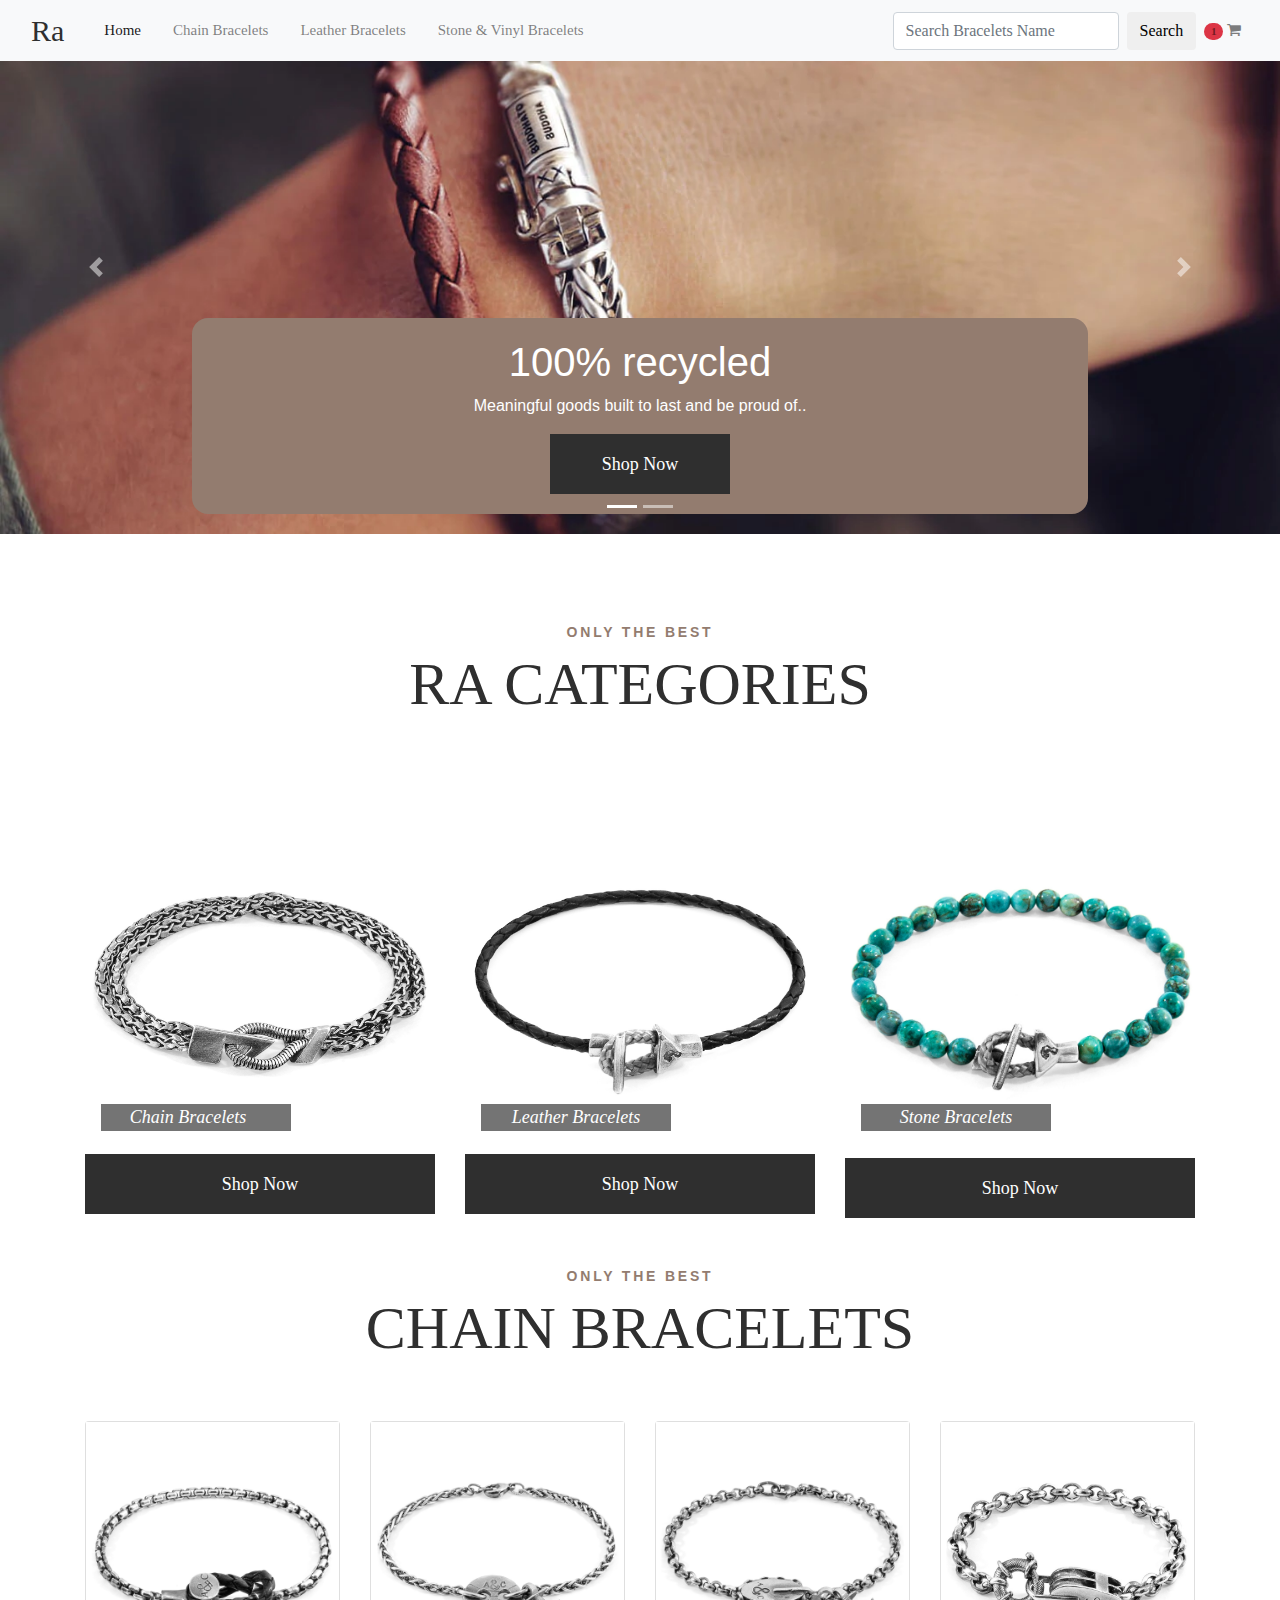
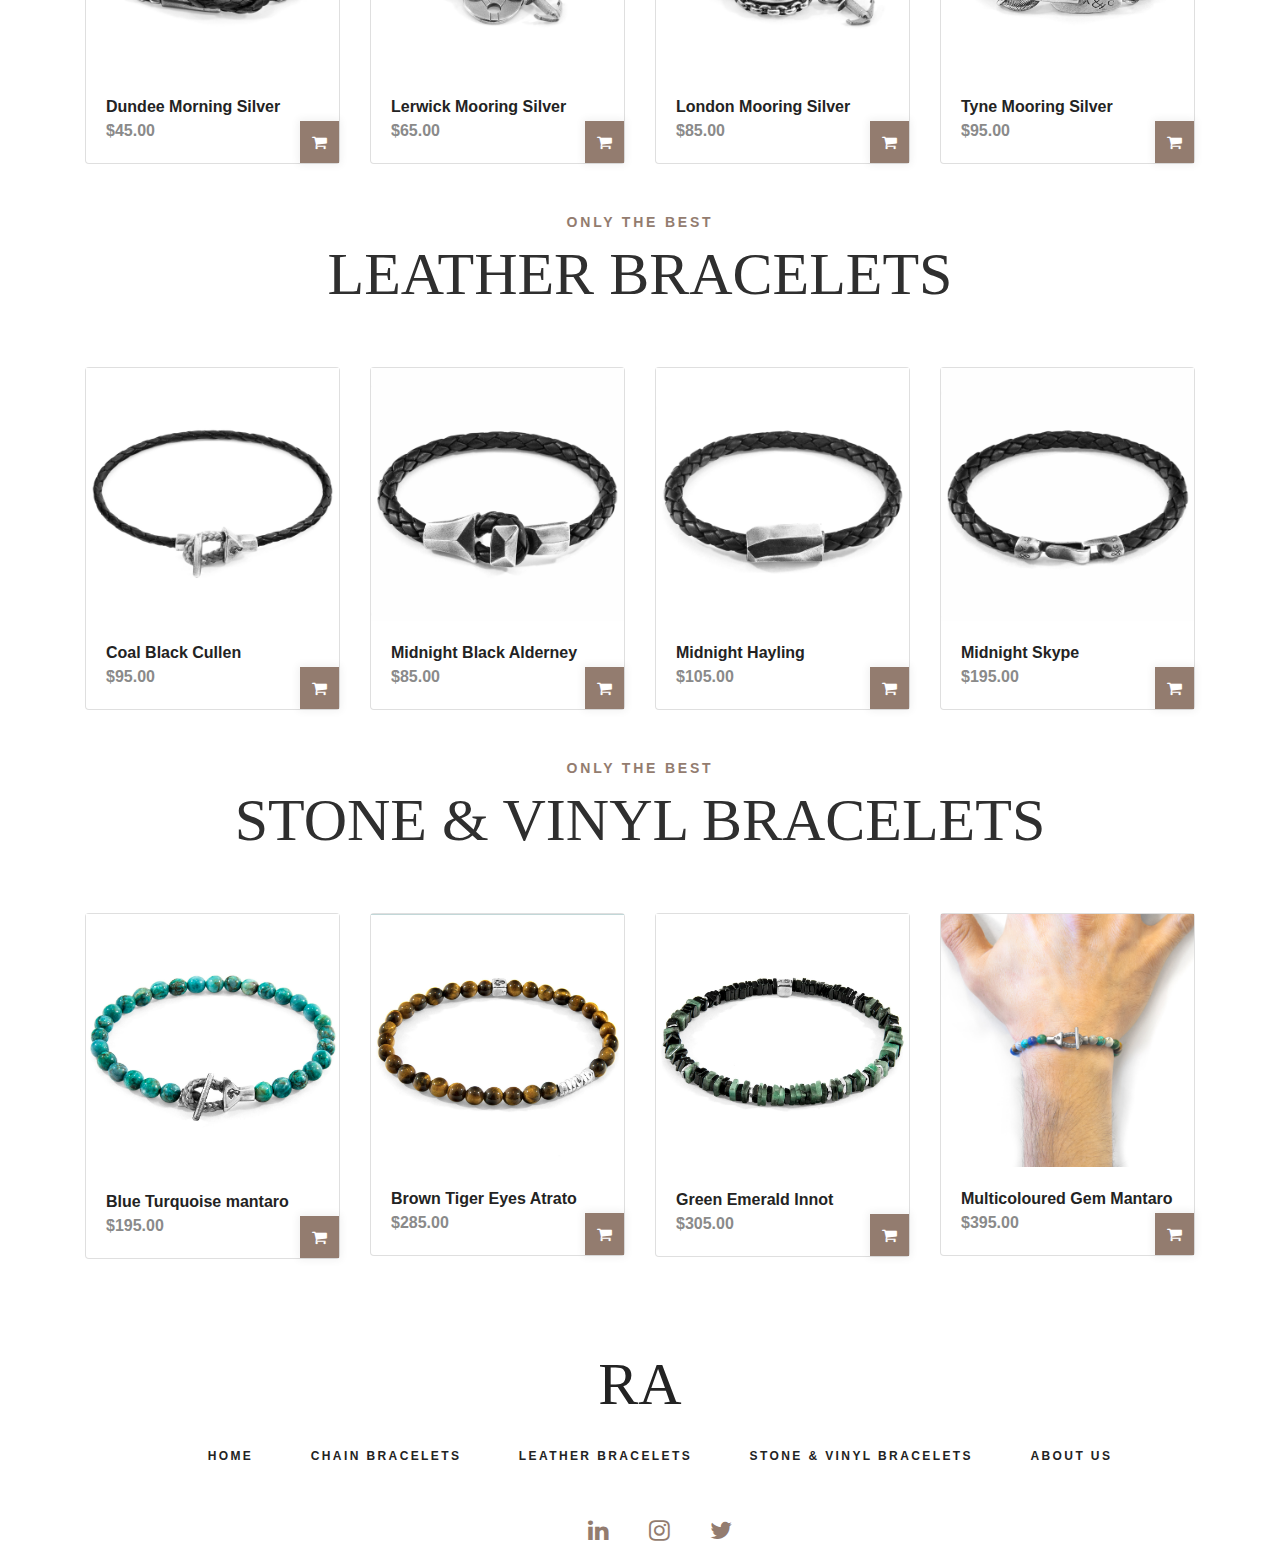
<file: html/index.html>
<!DOCTYPE html>
<html lang="en">

<head>
    <title>Ra Home Page</title>
    <link rel="shortcut icon" href="../img/logo.ico">
    <meta charset="utf-8">
    <meta name="viewport" content="width=device-width, initial-scale=1, shrink-to-fit=no">
    <meta name="description" content="Ra bracelets shop">
    <link rel="stylesheet" type="text/css" href="../styles/home_page.css">
    <link href="../plugins/font-awesome-4.7.0/css/font-awesome.min.css" rel="stylesheet" type="text/css">
    <link rel="stylesheet" href="https://cdn.jsdelivr.net/npm/bootstrap@4.0.0/dist/css/bootstrap.min.css"
        integrity="sha384-Gn5384xqQ1aoWXA+058RXPxPg6fy4IWvTNh0E263XmFcJlSAwiGgFAW/dAiS6JXm" crossorigin="anonymous">
</head>

<body data-spy="scroll" data-target=".navbar" data-offset="50">
    <div clss="super_container">
        <!-- Header -->
        <header>
            <nav class="navbar navbar-expand-lg navbar-light bg-light fixed-top main-nav">
                <div class="container-fluid">
                    <a id="logo" href="index.html" data-abc="true">Ra</a>
                    <button class="navbar-toggler" type="button" data-toggle="collapse" data-target="#navbarColor02"
                        aria-controls="navbarColor02" aria-expanded="false" aria-label="Toggle navigation">
                        <span class="navbar-toggler-icon"></span>
                    </button>
                    <div class="collapse navbar-collapse ml-3" id="navbarColor02">
                        <ul class="navbar-nav mr-auto">
                            <li class="nav-item active ml-3"> <a class="nav-link" href="#" data-abc="true">Home <span
                                        class="sr-only">(current)</span></a> </li>
                            <li class="nav-item ml-3"> <a class="nav-link" href="sub_category.html"
                                    data-abc="true">Chain Bracelets</a> </li>
                            <li class="nav-item ml-3"> <a class="nav-link" href="sub_category.html" data-abc="true">Leather
                                    Bracelets</a> </li>
                            <li class="nav-item ml-3"> <a class="nav-link" href="sub_category.html" data-abc="true">Stone & Vinyl
                                    Bracelets</a> </li>
                        </ul>
                        <form class="form-inline">
                            <input class="form-control mr-sm-2" type="search" placeholder="Search Bracelets Name" aria-label="">
                            <button class="btn my-2 my-sm-0 search_button" id="btnSearchProduct" type="submit">Search</button>
                        </form>
                        <ul class="navbar-nav">
                            <!-- Badge -->
                            <li class="nav-item">
                                <a class="nav-link" href="cart.html">
                                    <span class="badge badge-pill bg-danger">1</span>
                                    <span>
                                        <i class="fa fa-shopping-cart">
                                        </i>
                                    </span>
                                </a>
                            </li>
                        </ul>
                    </div>
                </div>
            </nav>
        </header>
    </div>

    <!--Slider-->
    <div id="carouselExampleIndicators" class="carousel slide" data-ride="carousel">
        <ol class="carousel-indicators">
            <li data-target="#carouselExampleIndicators" data-slide-to="0" class="active"></li>
            <li data-target="#carouselExampleIndicators" data-slide-to="1"></li>
        </ol>
        <div class="carousel-inner">
            <div class="carousel-item active">
                <img class="d-block w-100 img-fluid" src="../img/banner_1.jpg" alt="img1">
                <div class="carousel-caption d-none d-md-block carousel-custom">
                    <h1>100% recycled</h1>
                    <p>Meaningful goods built to last and be proud of..</p>
                    <div class="category_link" id="btnSlider"><a href="sub_category.html">Shop Now</a></div>
                </div>
            </div>
            <div class="carousel-item">
                <img class="d-block w-100 img-fluid" src="../img/banner_2.jpg" alt="Second slide">
                <div class="carousel-caption d-none d-md-block carousel-custom">
                    <h1>Handcrafted in Great Britain.</h1>
                    <p>Glory of industry, the excellence of craftsmanship</p>
                    <div class="category_link" id="btnSlider"><a href="sub_category.html">Shop Now</a></div>
                </div>
            </div>

        </div>
        <a class="carousel-control-prev" href="#carouselExampleIndicators" role="button" data-slide="prev">
            <span class="carousel-control-prev-icon" aria-hidden="true"></span>
            <span class="sr-only">Previous</span>
        </a>
        <a class="carousel-control-next" href="#carouselExampleIndicators" role="button" data-slide="next">
            <span class="carousel-control-next-icon" aria-hidden="true"></span>
            <span class="sr-only">Next</span>
        </a>
    </div>

    <!--First category-->
    <div class="category">
        <div class="container">
            <div class="row">
                <div class="col">
                    <div class="section_title_container text-center">
                        <div class="section_subtitle">only the best</div>
                        <div class="section_title">RA Categories</div>
                    </div>
                </div>
            </div>
            <div class="row category_container">

                <!-- Promo Item -->
                <div class="col-lg-4 cate_col">
                    <div class="cate_item">
                        <div class="cate_image">
                            <img src="../img/ChainBracelets/brixham_mooring_silver.jpg" alt="">
                            <div class="cate_content cate_content_2 ml-3">
                                <div class="cate_title pr-3 ">Chain Bracelets</div>
                            </div>
                        </div>
                        <div class="category_link"><a href="sub_category.html">Shop Now</a></div>
                    </div>
                </div>

                <!-- Promo Item -->
                <div class="col-lg-4 cate_col">
                    <div class="cate_item">
                        <div class="cate_image">
                            <img src="../img/LeatherBracelets/coal_black_cullen.jpg" alt="">
                            <div class="cate_content cate_content_2 ml-3">
                                <div class="cate_title">Leather Bracelets</div>
                            </div>
                        </div>
                        <div class="category_link"><a href="sub_category.html">Shop Now</a></div>
                    </div>
                </div>

                <!-- Promo Item -->
                <div class="col-lg-4 cate_col">
                    <div class="cate_item">
                        <div class="cate_image">
                            <img src="../img/StoneBracelets/blue_turquoise_mantaro.png" alt="">
                            <div class="cate_content cate_content_2 ml-3">
                                <div class="cate_title">Stone Bracelets</div>
                            </div>
                        </div>
                        <div class="category_link"><a href="sub_category.html">Shop Now</a></div>
                    </div>
                </div>

            </div>
        </div>
    </div>

    <!--Chain Category-->
    <div class="container-fluid">
        <div class="container pt-5">
            <div class="row">
                <div class="col">
                    <div class="section_title_container text-center">
                        <div class="section_subtitle">only the best</div>
                        <div class="section_title">Chain Bracelets</div>
                    </div>
                </div>
            </div>
        </div>
    </div>
    <div class="container mt-5">
        <div class="row">
            <div class="col-md-3">
                <div class="card">
                    <img src="../img/ChainBracelets/dundee_morning_silver.jpg">
                    <div class="card-body">
                        <div class="product_info">
                            <div class="product_name"><a href="product_detail.html">Dundee Morning Silver</a></div>
                            <div class="product_price">$45.00</div>
                        </div>
                        <div class="product-action">
                            <div class="product-action-style product_buy">
                                <a class="action-cart" title="Add To Cart" href="#" data-abc="true">
                                    <i class="fa fa-shopping-cart img_card"></i>
                                </a>
                            </div>
                        </div>
                    </div>
                </div>
            </div>

            <div class="col-md-3">
                <div class="card">
                    <img src="../img/ChainBracelets/lerwick_mooring_silver_chain.jpg">
                    <div class="card-body">
                        <div class="product_info">
                            <div class="product_name"><a href="product_detail.html">Lerwick Mooring Silver</a></div>
                            <div class="product_price">$65.00</div>
                        </div>
                        <div class="product-action">
                            <div class="product-action-style product_buy">
                                <a class="action-cart" title="Add To Cart" href="#" data-abc="true">
                                    <i class="fa fa-shopping-cart img_card"></i>
                                </a>
                            </div>
                        </div>
                    </div>
                </div>
            </div>


            <div class="col-md-3">
                <div class="card">
                    <img src="../img/ChainBracelets/london_mooring_silver_chain.jpg">
                    <div class="card-body">
                        <div class="product_info">
                            <div class="product_name"><a href="product_detail.html">London Mooring Silver</a></div>
                            <div class="product_price">$85.00</div>
                        </div>
                        <div class="product-action">
                            <div class="product-action-style product_buy">
                                <a class="action-cart" title="Add To Cart" href="#" data-abc="true">
                                    <i class="fa fa-shopping-cart img_card"></i>
                                </a>
                            </div>
                        </div>
                    </div>
                </div>
            </div>


            <div class="col-md-3">
                <div class="card">
                    <img src="../img/ChainBracelets/Tyne-mooring-silver.jpg">
                    <div class="card-body">
                        <div class="product_info">
                            <div class="product_name"><a href="product_detail.html">Tyne Mooring Silver</a></div>
                            <div class="product_price">$95.00</div>
                        </div>
                        <div class="product-action">
                            <div class="product-action-style product_buy">
                                <a class="action-cart" title="Add To Cart" href="#" data-abc="true">
                                    <i class="fa fa-shopping-cart img_card"></i>
                                </a>
                            </div>
                        </div>
                    </div>
                </div>
            </div>
        </div>
    </div>



    <!--Leather Category-->
    <div class="container-fluid">
        <div class="container pt-5">
            <div class="row">
                <div class="col">
                    <div class="section_title_container text-center">
                        <div class="section_subtitle">only the best</div>
                        <div class="section_title">Leather Bracelets</div>
                    </div>
                </div>
            </div>
        </div>
    </div>
    <div class="container mt-5">
        <div class="row">
            <div class="col-md-3">
                <div class="card">
                    <img src="../img/LeatherBracelets/coal_black_cullen.jpg">
                    <div class="card-body">
                        <div class="product_info">
                            <div class="product_name"><a href="product_detail.html">Coal Black Cullen</a></div>
                            <div class="product_price">$95.00</div>
                        </div>
                        <div class="product-action">
                            <div class="product-action-style product_buy">
                                <a class="action-cart" title="Add To Cart" href="#" data-abc="true">
                                    <i class="fa fa-shopping-cart img_card"></i>
                                </a>
                            </div>
                        </div>
                    </div>
                </div>
            </div>

            <div class="col-md-3">
                <div class="card">
                    <img src="../img/LeatherBracelets/midnight_black_alderney.jpg">
                    <div class="card-body">
                        <div class="product_info">
                            <div class="product_name"><a href="product_detail.html">Midnight Black Alderney</a></div>
                            <div class="product_price">$85.00</div>
                        </div>
                        <div class="product-action">
                            <div class="product-action-style product_buy">
                                <a class="action-cart" title="Add To Cart" href="#" data-abc="true">
                                    <i class="fa fa-shopping-cart img_card"></i>
                                </a>
                            </div>
                        </div>
                    </div>
                </div>
            </div>


            <div class="col-md-3">
                <div class="card">
                    <img src="../img/LeatherBracelets/midnight_black_hayling.jpg">
                    <div class="card-body">
                        <div class="product_info">
                            <div class="product_name"><a href="product_detail.html">Midnight Hayling</a></div>
                            <div class="product_price">$105.00</div>
                        </div>
                        <div class="product-action">
                            <div class="product-action-style product_buy">
                                <a class="action-cart" title="Add To Cart" href="#" data-abc="true">
                                    <i class="fa fa-shopping-cart img_card"></i>
                                </a>
                            </div>
                        </div>
                    </div>
                </div>
            </div>


            <div class="col-md-3">
                <div class="card">
                    <img src="../img/LeatherBracelets/midnight_black_skype.jpg">
                    <div class="card-body">
                        <div class="product_info">
                            <div class="product_name"><a href="product_detail.html">Midnight Skype</a></div>
                            <div class="product_price">$195.00</div>
                        </div>
                        <div class="product-action">
                            <div class="product-action-style product_buy">
                                <a class="action-cart" title="Add To Cart" href="#" data-abc="true">
                                    <i class="fa fa-shopping-cart img_card"></i>
                                </a>
                            </div>
                        </div>
                    </div>
                </div>
            </div>
        </div>
    </div>

    <!--Stone category-->
    <div class="container-fluid">
        <div class="container pt-5">
            <div class="row">
                <div class="col">
                    <div class="section_title_container text-center">
                        <div class="section_subtitle">only the best</div>
                        <div class="section_title">Stone & Vinyl Bracelets</div>
                    </div>
                </div>
            </div>
        </div>
    </div>
    <div class="container mt-5">
        <div class="row">
            <div class="col-md-3">
                <div class="card">
                    <img src="../img/StoneBracelets/blue_turquoise_mantaro.png">
                    <div class="card-body">
                        <div class="product_info">
                            <div class="product_name"><a href="product_detail.html">Blue Turquoise mantaro</a></div>
                            <div class="product_price">$195.00</div>
                        </div>
                        <div class="product-action">
                            <div class="product-action-style product_buy">
                                <a class="action-cart" title="Add To Cart" href="#" data-abc="true">
                                    <i class="fa fa-shopping-cart img_card"></i>
                                </a>
                            </div>
                        </div>
                    </div>
                </div>
            </div>

            <div class="col-md-3">
                <div class="card">
                    <img src="../img/StoneBracelets/brown_tigers_eye_atrato.png">
                    <div class="card-body">
                        <div class="product_info">
                            <div class="product_name"><a href="product_detail.html">Brown Tiger Eyes Atrato</a></div>
                            <div class="product_price">$285.00</div>
                        </div>
                        <div class="product-action">
                            <div class="product-action-style product_buy">
                                <a class="action-cart" title="Add To Cart" href="#" data-abc="true">
                                    <i class="fa fa-shopping-cart img_card"></i>
                                </a>
                            </div>
                        </div>
                    </div>
                </div>
            </div>


            <div class="col-md-3">
                <div class="card">
                    <img src="../img/StoneBracelets/green_emerald_innot.png">
                    <div class="card-body">
                        <div class="product_info">
                            <div class="product_name"><a href="product_detail.html">Green Emerald Innot</a></div>
                            <div class="product_price">$305.00</div>
                        </div>
                        <div class="product-action">
                            <div class="product-action-style product_buy">
                                <a class="action-cart" title="Add To Cart" href="#" data-abc="true">
                                    <i class="fa fa-shopping-cart img_card"></i>
                                </a>
                            </div>
                        </div>
                    </div>
                </div>
            </div>


            <div class="col-md-3">
                <div class="card">
                    <img src="../img/StoneBracelets/muticoloured_multi_gem_mantaro_2.jpg">
                    <div class="card-body">
                        <div class="product_info">
                            <div class="product_name"><a href="product_detail.html">Multicoloured Gem Mantaro</a></div>
                            <div class="product_price">$395.00</div>
                        </div>
                        <div class="product-action">
                            <div class="product-action-style product_buy">
                                <a class="action-cart" title="Add To Cart" href="#" data-abc="true">
                                    <i class="fa fa-shopping-cart img_card"></i>
                                </a>
                            </div>
                        </div>
                    </div>
                </div>
            </div>
        </div>
    </div>

    <!--Footer-->
    <footer class="footer">
        <div class="container">
            <div class="row">
                <div class="col text-center">
                    <div class="footer_logo"><a href="index.html">RA</a></div>
                    <nav class="footer_nav">
                        <ul>
                            <li><a href="index.html">Home</a></li>
                            <li><a href="sub_category.html">Chain Bracelets</a></li>
                            <li><a href="sub_category.html">Leather Bracelets</a></li>
                            <li><a href="sub_category.html">Stone & Vinyl Bracelets</a></li>
                            <li><a href="aboutUs.html">About us</a></li>
                        </ul>
                    </nav>
                    <div class="footer_social">
                        <ul>
                            <li><a href="#"><i class="fa fa-linkedin" aria-hidden="true"></i></a></li>
                            <li><a href="#"><i class="fa fa-instagram" aria-hidden="true"></i></a></li>
                            <li><a href="#"><i class="fa fa-twitter" aria-hidden="true"></i></a></li>
                        </ul>
                    </div>
                </div>
            </div>
        </div>
    </footer>

    <script src="https://code.jquery.com/jquery-3.3.1.slim.min.js"
        integrity="sha384-q8i/X+965DzO0rT7abK41JStQIAqVgRVzpbzo5smXKp4YfRvH+8abtTE1Pi6jizo"
        crossorigin="anonymous"></script>
    <script src="https://cdnjs.cloudflare.com/ajax/libs/popper.js/1.14.7/umd/popper.min.js"
        integrity="sha384-UO2eT0CpHqdSJQ6hJty5KVphtPhzWj9WO1clHTMGa3JDZwrnQq4sF86dIHNDz0W1"
        crossorigin="anonymous"></script>
    <script src="https://stackpath.bootstrapcdn.com/bootstrap/4.3.1/js/bootstrap.min.js"
        integrity="sha384-JjSmVgyd0p3pXB1rRibZUAYoIIy6OrQ6VrjIEaFf/nJGzIxFDsf4x0xIM+B07jRM"
        crossorigin="anonymous"></script>

</body>
</file>
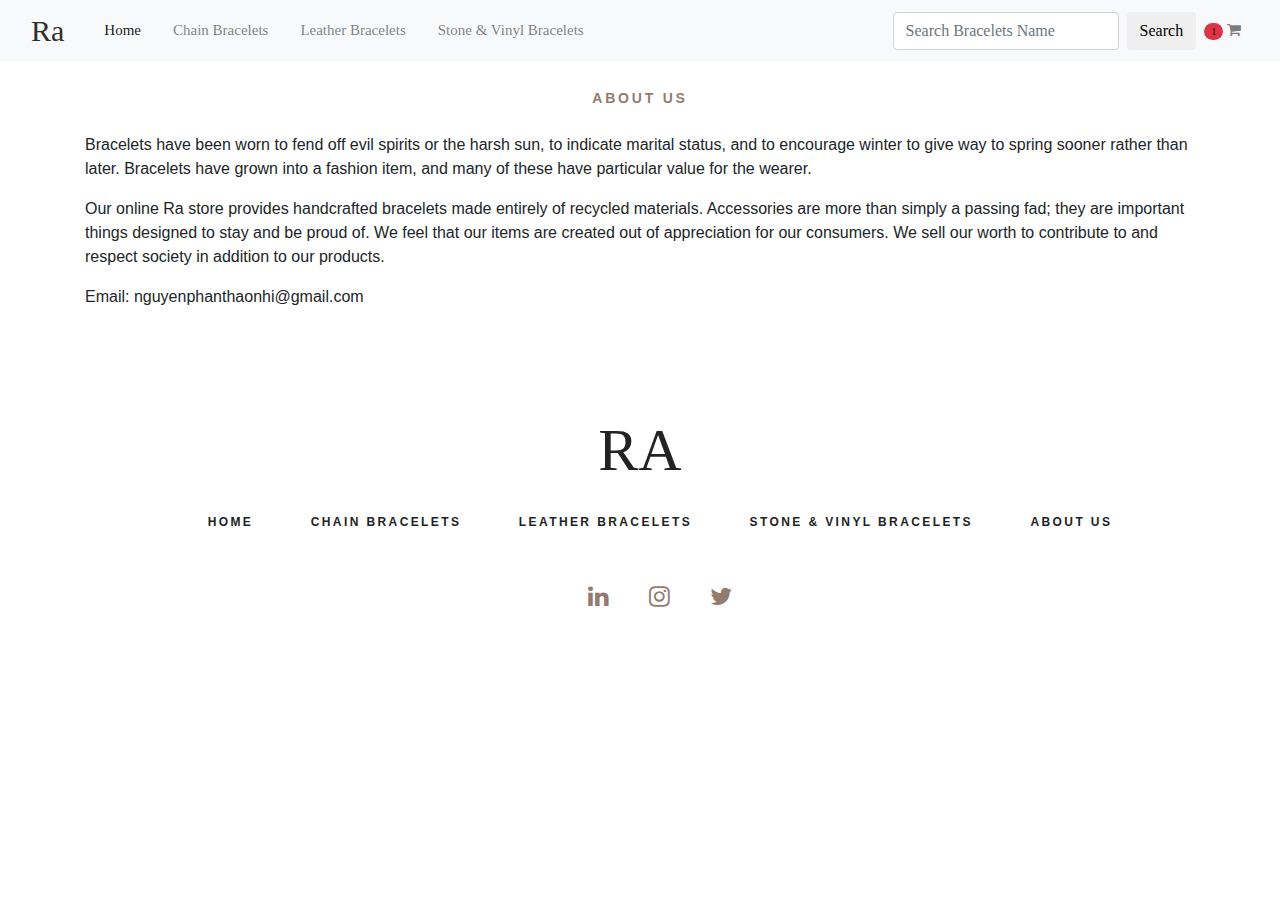
<file: html/aboutUs.html>
<!DOCTYPE html>
<html lang="en">

<head>
    <title>About us</title>
    <link rel="shortcut icon" href="../img/logo.ico">
    <meta charset="utf-8">
    <meta name="viewport" content="width=device-width, initial-scale=1, shrink-to-fit=no">
    <meta name="description" content="Ra bracelets shop">
    <link rel="stylesheet" type="text/css" href="../styles/home_page.css">
    <link rel="stylesheet" type="text/css" href="../styles/cart.css">
    <link href="../plugins/font-awesome-4.7.0/css/font-awesome.min.css" rel="stylesheet" type="text/css">
    <link rel="stylesheet" href="https://cdn.jsdelivr.net/npm/bootstrap@4.0.0/dist/css/bootstrap.min.css"
        integrity="sha384-Gn5384xqQ1aoWXA+058RXPxPg6fy4IWvTNh0E263XmFcJlSAwiGgFAW/dAiS6JXm" crossorigin="anonymous">
</head>

<body>
    <div clss="super_container">
        <!-- Header -->
        <header>
            <nav class="navbar navbar-expand-lg navbar-light bg-light fixed-top main-nav">
                <div class="container-fluid">
                    <a id="logo" href="index.html" data-abc="true">Ra</a>
                    <button class="navbar-toggler" type="button" data-toggle="collapse" data-target="#navbarColor02"
                        aria-controls="navbarColor02" aria-expanded="false" aria-label="Toggle navigation">
                        <span class="navbar-toggler-icon"></span>
                    </button>
                    <div class="collapse navbar-collapse ml-3" id="navbarColor02">
                        <ul class="navbar-nav mr-auto">
                            <li class="nav-item active ml-3"> <a class="nav-link" href="#" data-abc="true">Home <span
                                        class="sr-only">(current)</span></a> </li>
                            <li class="nav-item ml-3"> <a class="nav-link" href="sub_category.html"
                                    data-abc="true">Chain Bracelets</a> </li>
                            <li class="nav-item ml-3"> <a class="nav-link" href="sub_category.html"
                                    data-abc="true">Leather
                                    Bracelets</a> </li>
                            <li class="nav-item ml-3"> <a class="nav-link" href="sub_category.html"
                                    data-abc="true">Stone & Vinyl
                                    Bracelets</a> </li>
                        </ul>
                        <form class="form-inline">
                            <input class="form-control mr-sm-2" type="search" placeholder="Search Bracelets Name" aria-label="">
                            <button class="btn my-2 my-sm-0 search_button" type="submit">Search</button>
                        </form>
                        <ul class="navbar-nav">
                            <!-- Badge -->
                            <li class="nav-item">
                                <a class="nav-link" href="cart.html">
                                    <span class="badge badge-pill bg-danger">1</span>
                                    <span>
                                        <i class="fa fa-shopping-cart">
                                        </i>
                                    </span>
                                </a>
                            </li>
                        </ul>
                    </div>
                </div>
            </nav>
        </header>
    </div>

    <div class="category">
        <div class="container">
            <div class="row">
                <div class="col">
                    <div class="section_title_container text-center">
                        <div class="section_subtitle">About us</div>
                    </div>
                    <br />
                    <p>Bracelets have been worn to fend off evil spirits or the harsh sun, to indicate marital status,
                        and to encourage winter to give way to spring sooner rather than later. Bracelets have grown
                        into a fashion item, and many of these have particular value for the wearer.</p>
                    <p>Our online Ra store provides handcrafted bracelets made entirely of recycled materials.
                        Accessories
                        are more than simply a passing fad; they are important things designed to stay and be proud of.
                        We feel that our items are created out of appreciation for our consumers. We sell our worth to
                        contribute to and respect society in addition to our products.</p>
                    <p>Email: nguyenphanthaonhi@gmail.com</p>

                </div>
            </div>
        </div>

    </div>
    </div>

    <!--Footer-->
    <footer class="footer">
        <div class="container">
            <div class="row">
                <div class="col text-center">
                    <div class="footer_logo"><a href="index.html">RA</a></div>
                    <nav class="footer_nav">
                        <ul>
                            <li><a href="index.html">Home</a></li>
                            <li><a href="sub_category.html">Chain Bracelets</a></li>
                            <li><a href="sub_category.html">Leather Bracelets</a></li>
                            <li><a href="sub_category.html">Stone & Vinyl Bracelets</a></li>
                            <li><a href="aboutUs.html">About us</a></li>
                        </ul>
                    </nav>
                    <div class="footer_social">
                        <ul>
                            <li><a href="#"><i class="fa fa-linkedin" aria-hidden="true"></i></a></li>
                            <li><a href="#"><i class="fa fa-instagram" aria-hidden="true"></i></a></li>
                            <li><a href="#"><i class="fa fa-twitter" aria-hidden="true"></i></a></li>
                        </ul>
                    </div>
                </div>
            </div>
        </div>
    </footer>

    <script src="https://code.jquery.com/jquery-3.3.1.slim.min.js"
        integrity="sha384-q8i/X+965DzO0rT7abK41JStQIAqVgRVzpbzo5smXKp4YfRvH+8abtTE1Pi6jizo"
        crossorigin="anonymous"></script>
    <script src="https://cdnjs.cloudflare.com/ajax/libs/popper.js/1.14.7/umd/popper.min.js"
        integrity="sha384-UO2eT0CpHqdSJQ6hJty5KVphtPhzWj9WO1clHTMGa3JDZwrnQq4sF86dIHNDz0W1"
        crossorigin="anonymous"></script>
    <script src="https://stackpath.bootstrapcdn.com/bootstrap/4.3.1/js/bootstrap.min.js"
        integrity="sha384-JjSmVgyd0p3pXB1rRibZUAYoIIy6OrQ6VrjIEaFf/nJGzIxFDsf4x0xIM+B07jRM"
        crossorigin="anonymous"></script>

</body>
</file>
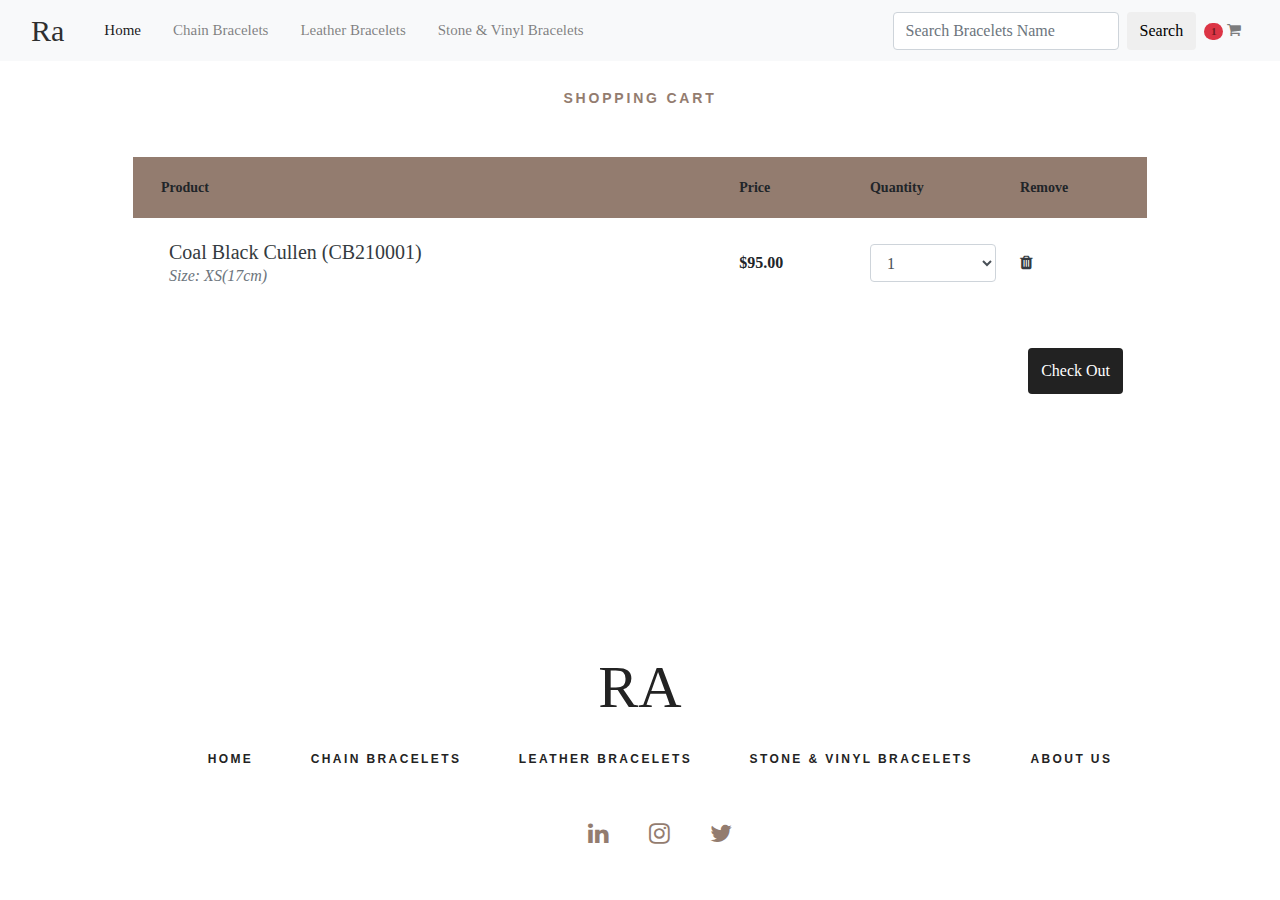
<file: html/cart.html>
<!DOCTYPE html>
<html lang="en">

<head>
    <title>Ra Shopping cart</title>
    <link rel="shortcut icon" href="../img/logo.ico">
    <meta charset="utf-8">
    <meta name="viewport" content="width=device-width, initial-scale=1, shrink-to-fit=no">
    <meta name="description" content="Ra bracelets shop">
    <link rel="stylesheet" type="text/css" href="../styles/home_page.css">
    <link rel="stylesheet" type="text/css" href="../styles/cart.css">
    <link href="../plugins/font-awesome-4.7.0/css/font-awesome.min.css" rel="stylesheet" type="text/css">
    <link rel="stylesheet" href="https://cdn.jsdelivr.net/npm/bootstrap@4.0.0/dist/css/bootstrap.min.css"
        integrity="sha384-Gn5384xqQ1aoWXA+058RXPxPg6fy4IWvTNh0E263XmFcJlSAwiGgFAW/dAiS6JXm" crossorigin="anonymous">
</head>

<body>
    <div clss="super_container">
        <!-- Header -->
        <header>
            <nav class="navbar navbar-expand-lg navbar-light bg-light fixed-top main-nav">
                <div class="container-fluid">
                    <a id="logo" href="index.html" data-abc="true">Ra</a>
                    <button class="navbar-toggler" type="button" data-toggle="collapse" data-target="#navbarColor02"
                        aria-controls="navbarColor02" aria-expanded="false" aria-label="Toggle navigation">
                        <span class="navbar-toggler-icon"></span>
                    </button>
                    <div class="collapse navbar-collapse ml-3" id="navbarColor02">
                        <ul class="navbar-nav mr-auto">
                            <li class="nav-item active ml-3"> <a class="nav-link" href="index.html" data-abc="true">Home <span
                                        class="sr-only">(current)</span></a> </li>
                            <li class="nav-item ml-3"> <a class="nav-link" href="sub_category.html"
                                    data-abc="true">Chain Bracelets</a> </li>
                            <li class="nav-item ml-3"> <a class="nav-link" href="sub_category.html"
                                    data-abc="true">Leather
                                    Bracelets</a> </li>
                            <li class="nav-item ml-3"> <a class="nav-link" href="sub_category.html"
                                    data-abc="true">Stone & Vinyl
                                    Bracelets</a> </li>
                        </ul>
                        <form class="form-inline">
                            <input class="form-control mr-sm-2" type="search" placeholder="Search Bracelets Name" aria-label="">
                            <button class="btn my-2 my-sm-0 search_button" type="submit">Search</button>
                        </form>
                        <ul class="navbar-nav">
                            <!-- Badge -->
                            <li class="nav-item">
                                <a class="nav-link" href="cart.html">
                                    <span class="badge badge-pill bg-danger">1</span>
                                    <span>
                                        <i class="fa fa-shopping-cart">
                                        </i>
                                    </span>
                                </a>
                            </li>
                        </ul>
                    </div>
                </div>
            </nav>
        </header>
    </div>

    <div class="category">
        <div class="container">
            <div class="row">
                <div class="col">
                    <div class="section_title_container text-center">
                        <div class="section_subtitle">Shopping cart</div>
                    </div>

                    <!--Shopping cart-->
                    <div class="pb-5">
                        <div class="container">
                            <div class="row">
                                <div class="col-lg-12 p-5 bg-white rounded shadow-sm mb-5">

                                    <!-- Shopping cart table -->
                                    <div class="table-responsive">
                                        <table class="table">
                                            <thead>
                                                <tr class="table-header">
                                                    <th scope="col" class="border-0">
                                                        <div class="p-2 px-3">Product</div>
                                                    </th>
                                                    <th scope="col" class="border-0">
                                                        <div class="py-2">Price</div>
                                                    </th>
                                                    <th scope="col" class="border-0">
                                                        <div class="py-2">Quantity</div>
                                                    </th>
                                                    <th scope="col" class="border-0">
                                                        <div class="py-2">Remove</div>
                                                    </th>
                                                </tr>
                                            </thead>
                                            <tbody>
                                                <tr>
                                                    <td scope="row" class="border-0">
                                                        <div class="p-2">
                                                            <!-- <img src="../img/LeatherBracelets/coal_black_cullen.jpg"
                                                                alt="" width="70" class="img-fluid rounded shadow-sm"> -->
                                                            <div class="ml-3 d-inline-block align-middle">
                                                                <h5 class="mb-0">
                                                                    <a href="product_detail.html"
                                                                        class="text-dark d-inline-block align-middle">
                                                                        Coal Black Cullen (CB210001)
                                                                    </a>
                                                                </h5>
                                                                <!-- <span class="text-muted font-weight-normal font-italic d-block">
                                                                    Category: Leather Bracelets</span> -->
                                                                <span class="text-muted font-weight-normal font-italic d-block">
                                                                        Size: XS(17cm)
                                                                </span>
                                                            </div>
                                                        </div>
                                                    </td>
                                                    <td class="border-0 align-middle">
                                                        <strong id="price">$95.00</strong>
                                                    </td>
                                                    <td class="border-0 align-middle">
                                                        <select class="form-control" id="quantityFormControl">
                                                            <option selected>1</option>
                                                            <option>2</option>
                                                            <option>3</option>
                                                            <option>4</option>
                                                            <option>5</option>
                                                        </select>
                                                    </td>
                                                    <td class="border-0 align-middle">
                                                        <a href="#" class="text-dark">
                                                            <i class="fa fa-trash"></i>
                                                        </a>
                                                    </td>
                                                </tr>
                                            </tbody>
                                        </table>
                                        <div class="p-4 float-right">
                                            <button class="btn my-2 my-sm-0 button_custom" id="btnCheckout" type="submit">
                                                <a href="place_order.html">Check Out</a>
                                            </button>
                                        </div>
                                    </div>
                                    <!-- End -->
                                </div>
                            </div>
                        </div>
                    </div>
                </div>
            </div>
        </div>

    </div>
    </div>

    <!--Footer-->
    <footer class="footer">
        <div class="container">
            <div class="row">
                <div class="col text-center">
                    <div class="footer_logo"><a href="index.html">RA</a></div>
                    <nav class="footer_nav">
                        <ul>
                            <li><a href="index.html">Home</a></li>
                            <li><a href="sub_category.html">Chain Bracelets</a></li>
                            <li><a href="sub_category.html">Leather Bracelets</a></li>
                            <li><a href="sub_category.html">Stone & Vinyl Bracelets</a></li>
                            <li><a href="aboutUs.html">About Us</a></li>
                        </ul>
                    </nav>
                    <div class="footer_social">
                        <ul>
                            <li><a href="#"><i class="fa fa-linkedin" aria-hidden="true"></i></a></li>
                            <li><a href="#"><i class="fa fa-instagram" aria-hidden="true"></i></a></li>
                            <li><a href="#"><i class="fa fa-twitter" aria-hidden="true"></i></a></li>
                        </ul>
                    </div>
                </div>
            </div>
        </div>
    </footer>

    <script src="https://code.jquery.com/jquery-3.3.1.slim.min.js"
        integrity="sha384-q8i/X+965DzO0rT7abK41JStQIAqVgRVzpbzo5smXKp4YfRvH+8abtTE1Pi6jizo"
        crossorigin="anonymous"></script>
    <script src="https://cdnjs.cloudflare.com/ajax/libs/popper.js/1.14.7/umd/popper.min.js"
        integrity="sha384-UO2eT0CpHqdSJQ6hJty5KVphtPhzWj9WO1clHTMGa3JDZwrnQq4sF86dIHNDz0W1"
        crossorigin="anonymous"></script>
    <script src="https://stackpath.bootstrapcdn.com/bootstrap/4.3.1/js/bootstrap.min.js"
        integrity="sha384-JjSmVgyd0p3pXB1rRibZUAYoIIy6OrQ6VrjIEaFf/nJGzIxFDsf4x0xIM+B07jRM"
        crossorigin="anonymous"></script>

</body>
</file>
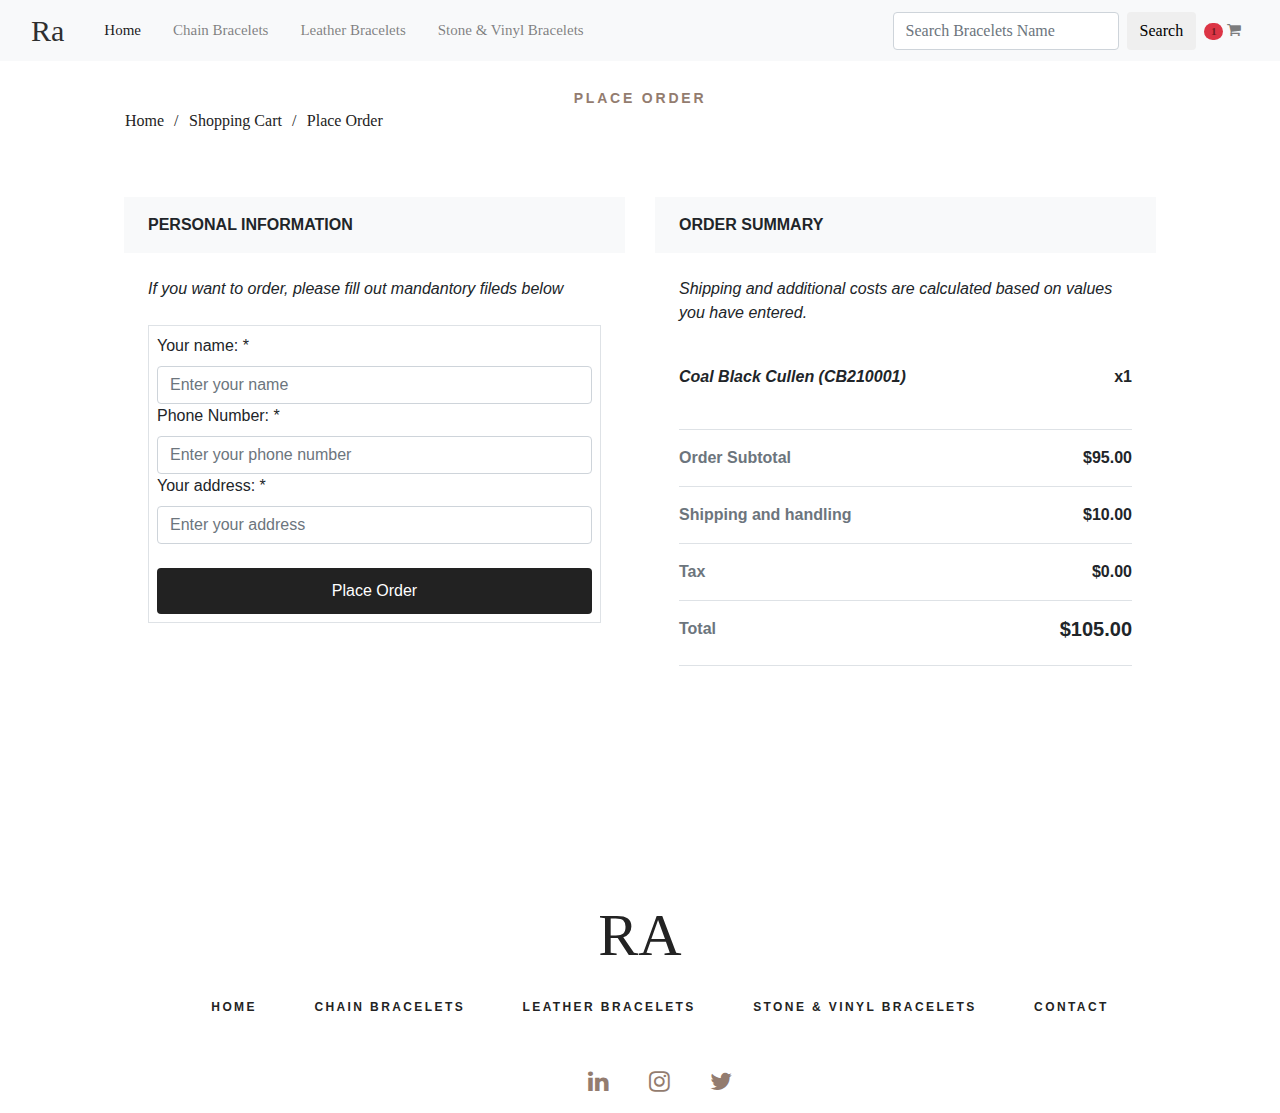
<file: html/place_order.html>
<!DOCTYPE html>
<html lang="en">

<head>
    <title>Ra Shopping cart</title>
    <link rel="shortcut icon" href="../img/logo.ico">
    <meta charset="utf-8">
    <meta name="viewport" content="width=device-width, initial-scale=1, shrink-to-fit=no">
    <meta name="description" content="Ra bracelets shop">
    <link rel="stylesheet" type="text/css" href="../styles/home_page.css">
    <link rel="stylesheet" type="text/css" href="../styles/sub_category.css">
    <link rel="stylesheet" type="text/css" href="../styles/cart.css">
    <link href="../plugins/font-awesome-4.7.0/css/font-awesome.min.css" rel="stylesheet" type="text/css">
    <link rel="stylesheet" href="https://cdn.jsdelivr.net/npm/bootstrap@4.0.0/dist/css/bootstrap.min.css"
        integrity="sha384-Gn5384xqQ1aoWXA+058RXPxPg6fy4IWvTNh0E263XmFcJlSAwiGgFAW/dAiS6JXm" crossorigin="anonymous">
</head>

<body>
    <div clss="super_container">        
        <!-- Header -->
        <header>
            <nav class="navbar navbar-expand-lg navbar-light bg-light fixed-top main-nav">
                <div class="container-fluid">
                    <a id="logo" href="index.html" data-abc="true">Ra</a>
                    <button class="navbar-toggler" type="button" data-toggle="collapse" data-target="#navbarColor02"
                        aria-controls="navbarColor02" aria-expanded="false" aria-label="Toggle navigation">
                        <span class="navbar-toggler-icon"></span>
                    </button>
                    <div class="collapse navbar-collapse ml-3" id="navbarColor02">
                        <ul class="navbar-nav mr-auto">
                            <li class="nav-item active ml-3"> <a class="nav-link" href="index.html" data-abc="true">Home <span
                                        class="sr-only">(current)</span></a> </li>
                            <li class="nav-item ml-3"> <a class="nav-link" href="sub_category.html"
                                    data-abc="true">Chain Bracelets</a> </li>
                            <li class="nav-item ml-3"> <a class="nav-link" href="sub_category.html"
                                    data-abc="true">Leather
                                    Bracelets</a> </li>
                            <li class="nav-item ml-3"> <a class="nav-link" href="sub_category.html"
                                    data-abc="true">Stone & Vinyl
                                    Bracelets</a> </li>
                        </ul>
                        <form class="form-inline">
                            <input class="form-control mr-sm-2" type="search" placeholder="Search Bracelets Name" aria-label="">
                            <button class="btn my-2 my-sm-0 search_button" type="submit">Search</button>
                        </form>
                        <ul class="navbar-nav">
                            <!-- Badge -->
                            <li class="nav-item">
                                <a class="nav-link" href="cart.html">
                                    <span class="badge badge-pill bg-danger">1</span>
                                    <span>
                                        <i class="fa fa-shopping-cart">
                                        </i>
                                    </span>
                                </a>
                            </li>
                        </ul>
                    </div>
                </div>
            </nav>
        </header>
    </div>

    <div class="category">
        <div class="container">
            <div class="row">
                <div class="col">
                    <div class="section_title_container text-center">
                        <div class="section_subtitle">Place Order</div>
                    </div>
                    <div class="current_page">
                        <ul>
                          <li><a href="index.html">Home</a></li>
                          <li><a href="cart.html">Shopping Cart</a></li>
                          <li>Place Order</li>
                        </ul>
                    </div>

                    <!--Shopping cart-->
                    <div class="pb-5">
                        <div class="container">

                            <div class="row py-5 p-4 bg-white rounded shadow-sm">
                                <div class="col-lg-6">
                                    <div class="bg-light rounded-pill px-4 py-3 text-uppercase font-weight-bold">
                                        Personal Information
                                    </div>
                                    <div class="p-4">
                                        <p class="font-italic mb-4">If you want to order, please fill out mandantory fileds below</p>
                                        <div class="input-group mb-4 border rounded-pill p-2">
                                            <form class="customerForm" id="customerForm">
                                                <label for="inputName">Your name: *</label>
                                                <input type="username" name="username" class="form-control" id="username"
                                                    placeholder="Enter your name" required>
                                                <label for="inputAddress">Phone Number: *</label>
                                                <input type="phoneNo" name="phoneNo" class="form-control" id="phoneNo"
                                                    placeholder="Enter your phone number" required>
                                                <label for="inputAddress">Your address: *</label>
                                                <input type="address" name="address" class="form-control" id="address"
                                                    placeholder="Enter your address" required>
                                                <br />
                                                <button class="btn my-2 my-sm-0 button button_custom" id="btnPlaceOrder"
                                                    type="submit">Place Order</button>
                                            </form>
                                        </div>
                                    </div>
                                </div>
                                <div class="col-lg-6">
                                    <div class="bg-light rounded-pill px-4 py-3 text-uppercase font-weight-bold">Order summary </div>
                                    <div class="p-4">
                                        <p class="font-italic mb-4">Shipping and additional costs are calculated based
                                            on values you have entered.</p>
                                        <ul class="list-unstyled mb-4">
                                            <li class="d-flex justify-content-between py-3 border-bottom">
                                                <strong class="font-italic mb-4">Coal Black Cullen (CB210001)</strong>
                                                <strong>x1</strong>
                                            </li>
                                            <li class="d-flex justify-content-between py-3 border-bottom">
                                                <strong class="text-muted">Order Subtotal </strong>
                                                <strong>$95.00</strong>
                                            </li>
                                            <li class="d-flex justify-content-between py-3 border-bottom">
                                                <strong class="text-muted">
                                                    Shipping and handling
                                                </strong>
                                                <strong>$10.00</strong>
                                            </li>
                                            <li class="d-flex justify-content-between py-3 border-bottom">
                                                <strong class="text-muted">Tax</strong>
                                                <strong>$0.00</strong>
                                            </li>
                                            <li class="d-flex justify-content-between py-3 border-bottom">
                                                <strong class="text-muted">Total</strong>
                                                <h5 class="font-weight-bold">$105.00</h5>
                                            </li>
                                        </ul>

                                    </div>
                                </div>
                            </div>

                        </div>
                    </div>
                </div>
            </div>
        </div>

    </div>
    </div>

    <!--Footer-->
    <footer class="footer">
        <div class="container">
            <div class="row">
                <div class="col text-center">
                    <div class="footer_logo"><a href="index.html">RA</a></div>
                    <nav class="footer_nav">
                        <ul>
                            <li><a href="index.html">Home</a></li>
                            <li><a href="sub_category.html">Chain Bracelets</a></li>
                            <li><a href="sub_category.html">Leather Bracelets</a></li>
                            <li><a href="sub_category.html">Stone & Vinyl Bracelets</a></li>
                            <li><a href="index.html">Contact</a></li>
                        </ul>
                    </nav>
                    <div class="footer_social">
                        <ul>
                            <li><a href="#"><i class="fa fa-linkedin" aria-hidden="true"></i></a></li>
                            <li><a href="#"><i class="fa fa-instagram" aria-hidden="true"></i></a></li>
                            <li><a href="#"><i class="fa fa-twitter" aria-hidden="true"></i></a></li>
                        </ul>
                    </div>
                </div>
            </div>
        </div>
    </footer>

    <script src="https://code.jquery.com/jquery-3.3.1.slim.min.js"
        integrity="sha384-q8i/X+965DzO0rT7abK41JStQIAqVgRVzpbzo5smXKp4YfRvH+8abtTE1Pi6jizo"
        crossorigin="anonymous"></script>
    <script src="https://cdnjs.cloudflare.com/ajax/libs/popper.js/1.14.7/umd/popper.min.js"
        integrity="sha384-UO2eT0CpHqdSJQ6hJty5KVphtPhzWj9WO1clHTMGa3JDZwrnQq4sF86dIHNDz0W1"
        crossorigin="anonymous"></script>
    <script src="https://stackpath.bootstrapcdn.com/bootstrap/4.3.1/js/bootstrap.min.js"
        integrity="sha384-JjSmVgyd0p3pXB1rRibZUAYoIIy6OrQ6VrjIEaFf/nJGzIxFDsf4x0xIM+B07jRM"
        crossorigin="anonymous"></script>

</body>
</file>
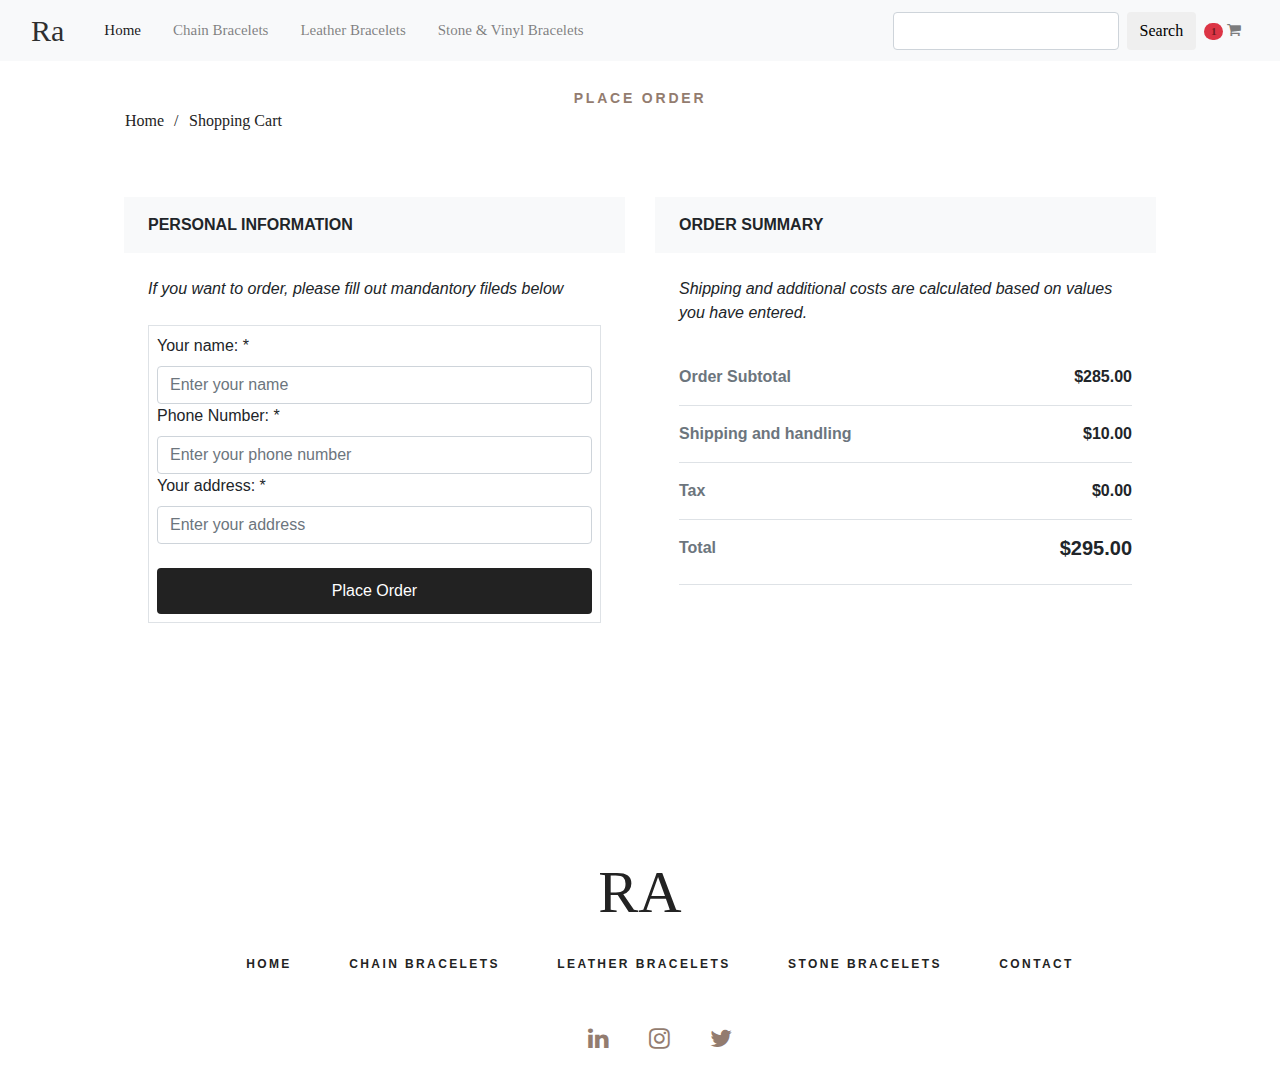
<file: html/placeOrder.html>
<!DOCTYPE html>
<html lang="en">

<head>
    <title>Ra Shopping cart</title>
    <meta charset="utf-8">
    <meta name="viewport" content="width=device-width, initial-scale=1, shrink-to-fit=no">
    <meta name="description" content="Ra bracelets shop">
    <link rel="stylesheet" type="text/css" href="../styles/home_page.css">
    <link rel="stylesheet" type="text/css" href="../styles/sub_category.css">
    <link rel="stylesheet" type="text/css" href="../styles/cart.css">
    <link href="../plugins/font-awesome-4.7.0/css/font-awesome.min.css" rel="stylesheet" type="text/css">
    <link rel="stylesheet" href="https://cdn.jsdelivr.net/npm/bootstrap@4.0.0/dist/css/bootstrap.min.css"
        integrity="sha384-Gn5384xqQ1aoWXA+058RXPxPg6fy4IWvTNh0E263XmFcJlSAwiGgFAW/dAiS6JXm" crossorigin="anonymous">
</head>

<body>
    <div clss="super_container">        
        <!-- Header -->
        <header>
            <nav class="navbar navbar-expand-lg navbar-light bg-light fixed-top main-nav">
                <div class="container-fluid">
                    <a id="logo" href="index.html" data-abc="true">Ra</a>
                    <button class="navbar-toggler" type="button" data-toggle="collapse" data-target="#navbarColor02"
                        aria-controls="navbarColor02" aria-expanded="false" aria-label="Toggle navigation">
                        <span class="navbar-toggler-icon"></span>
                    </button>
                    <div class="collapse navbar-collapse ml-3" id="navbarColor02">
                        <ul class="navbar-nav mr-auto">
                            <li class="nav-item active ml-3"> <a class="nav-link" href="#" data-abc="true">Home <span
                                        class="sr-only">(current)</span></a> </li>
                            <li class="nav-item ml-3"> <a class="nav-link" href="sub_category.html"
                                    data-abc="true">Chain Bracelets</a> </li>
                            <li class="nav-item ml-3"> <a class="nav-link" href="sub_category.html"
                                    data-abc="true">Leather
                                    Bracelets</a> </li>
                            <li class="nav-item ml-3"> <a class="nav-link" href="sub_category.html"
                                    data-abc="true">Stone & Vinyl
                                    Bracelets</a> </li>
                        </ul>
                        <form class="form-inline">
                            <input class="form-control mr-sm-2" type="search" placeholder="" aria-label="">
                            <button class="btn my-2 my-sm-0 search_button" type="submit">Search</button>
                        </form>
                        <ul class="navbar-nav">
                            <!-- Badge -->
                            <li class="nav-item">
                                <a class="nav-link" href="cart.html">
                                    <span class="badge badge-pill bg-danger">1</span>
                                    <span>
                                        <i class="fa fa-shopping-cart">
                                        </i>
                                    </span>
                                </a>
                            </li>
                        </ul>
                    </div>
                </div>
            </nav>
        </header>
    </div>

    <div class="category">
        <div class="container">
            <div class="row">
                <div class="col">
                    <div class="section_title_container text-center">
                        <div class="section_subtitle">Place Order</div>
                    </div>
                    <div class="current_page">
                        <ul>
                          <li><a href="index.html">Home</a></li>
                          <li><a href="cart.html">Shopping Cart</a></li>
                        </ul>
                    </div>

                    <!--Shopping cart-->
                    <div class="pb-5">
                        <div class="container">

                            <div class="row py-5 p-4 bg-white rounded shadow-sm">
                                <div class="col-lg-6">
                                    <div class="bg-light rounded-pill px-4 py-3 text-uppercase font-weight-bold">
                                        Personal Information
                                    </div>
                                    <div class="p-4">
                                        <p class="font-italic mb-4">If you want to order, please fill out mandantory fileds below</p>
                                        <div class="input-group mb-4 border rounded-pill p-2">
                                            <form class="customerForm" id="customerForm">
                                                <label for="inputName">Your name: *</label>
                                                <input type="username" name="username" class="form-control" id="username"
                                                    placeholder="Enter your name" required>
                                                <label for="inputAddress">Phone Number: *</label>
                                                <input type="phoneNo" name="phoneNo" class="form-control" id="phoneNo"
                                                    placeholder="Enter your phone number" required>
                                                <label for="inputAddress">Your address: *</label>
                                                <input type="address" name="address" class="form-control" id="address"
                                                    placeholder="Enter your address" required>
                                                <br />
                                                <button class="btn my-2 my-sm-0 button button_custom" id="btnPlaceOrder"
                                                    type="submit">Place Order</button>
                                            </form>
                                        </div>
                                    </div>
                                </div>
                                <div class="col-lg-6">
                                    <div class="bg-light rounded-pill px-4 py-3 text-uppercase font-weight-bold">Order
                                        summary </div>
                                    <div class="p-4">
                                        <p class="font-italic mb-4">Shipping and additional costs are calculated based
                                            on values you have entered.</p>
                                        <ul class="list-unstyled mb-4">
                                            <li class="d-flex justify-content-between py-3 border-bottom"><strong
                                                    class="text-muted">Order Subtotal </strong><strong>$285.00</strong>
                                            </li>
                                            <li class="d-flex justify-content-between py-3 border-bottom"><strong
                                                    class="text-muted">Shipping and
                                                    handling</strong><strong>$10.00</strong></li>
                                            <li class="d-flex justify-content-between py-3 border-bottom"><strong
                                                    class="text-muted">Tax</strong><strong>$0.00</strong></li>
                                            <li class="d-flex justify-content-between py-3 border-bottom"><strong
                                                    class="text-muted">Total</strong>
                                                <h5 class="font-weight-bold">$295.00</h5>
                                            </li>
                                        </ul>

                                    </div>
                                </div>
                            </div>

                        </div>
                    </div>
                </div>
            </div>
        </div>

    </div>
    </div>

    <!--Footer-->
    <footer class="footer">
        <div class="container">
            <div class="row">
                <div class="col text-center">
                    <div class="footer_logo"><a href="#">RA</a></div>
                    <nav class="footer_nav">
                        <ul>
                            <li><a href="index.html">Home</a></li>
                            <li><a href="categories.html">Chain Bracelets</a></li>
                            <li><a href="categories.html">Leather Bracelets</a></li>
                            <li><a href="categories.html">Stone Bracelets</a></li>
                            <li><a href="index.html">Contact</a></li>
                        </ul>
                    </nav>
                    <div class="footer_social">
                        <ul>
                            <li><a href="#"><i class="fa fa-linkedin" aria-hidden="true"></i></a></li>
                            <li><a href="#"><i class="fa fa-instagram" aria-hidden="true"></i></a></li>
                            <li><a href="#"><i class="fa fa-twitter" aria-hidden="true"></i></a></li>
                        </ul>
                    </div>
                </div>
            </div>
        </div>
    </footer>

    <script src="https://code.jquery.com/jquery-3.3.1.slim.min.js"
        integrity="sha384-q8i/X+965DzO0rT7abK41JStQIAqVgRVzpbzo5smXKp4YfRvH+8abtTE1Pi6jizo"
        crossorigin="anonymous"></script>
    <script src="https://cdnjs.cloudflare.com/ajax/libs/popper.js/1.14.7/umd/popper.min.js"
        integrity="sha384-UO2eT0CpHqdSJQ6hJty5KVphtPhzWj9WO1clHTMGa3JDZwrnQq4sF86dIHNDz0W1"
        crossorigin="anonymous"></script>
    <script src="https://stackpath.bootstrapcdn.com/bootstrap/4.3.1/js/bootstrap.min.js"
        integrity="sha384-JjSmVgyd0p3pXB1rRibZUAYoIIy6OrQ6VrjIEaFf/nJGzIxFDsf4x0xIM+B07jRM"
        crossorigin="anonymous"></script>

</body>
</file>
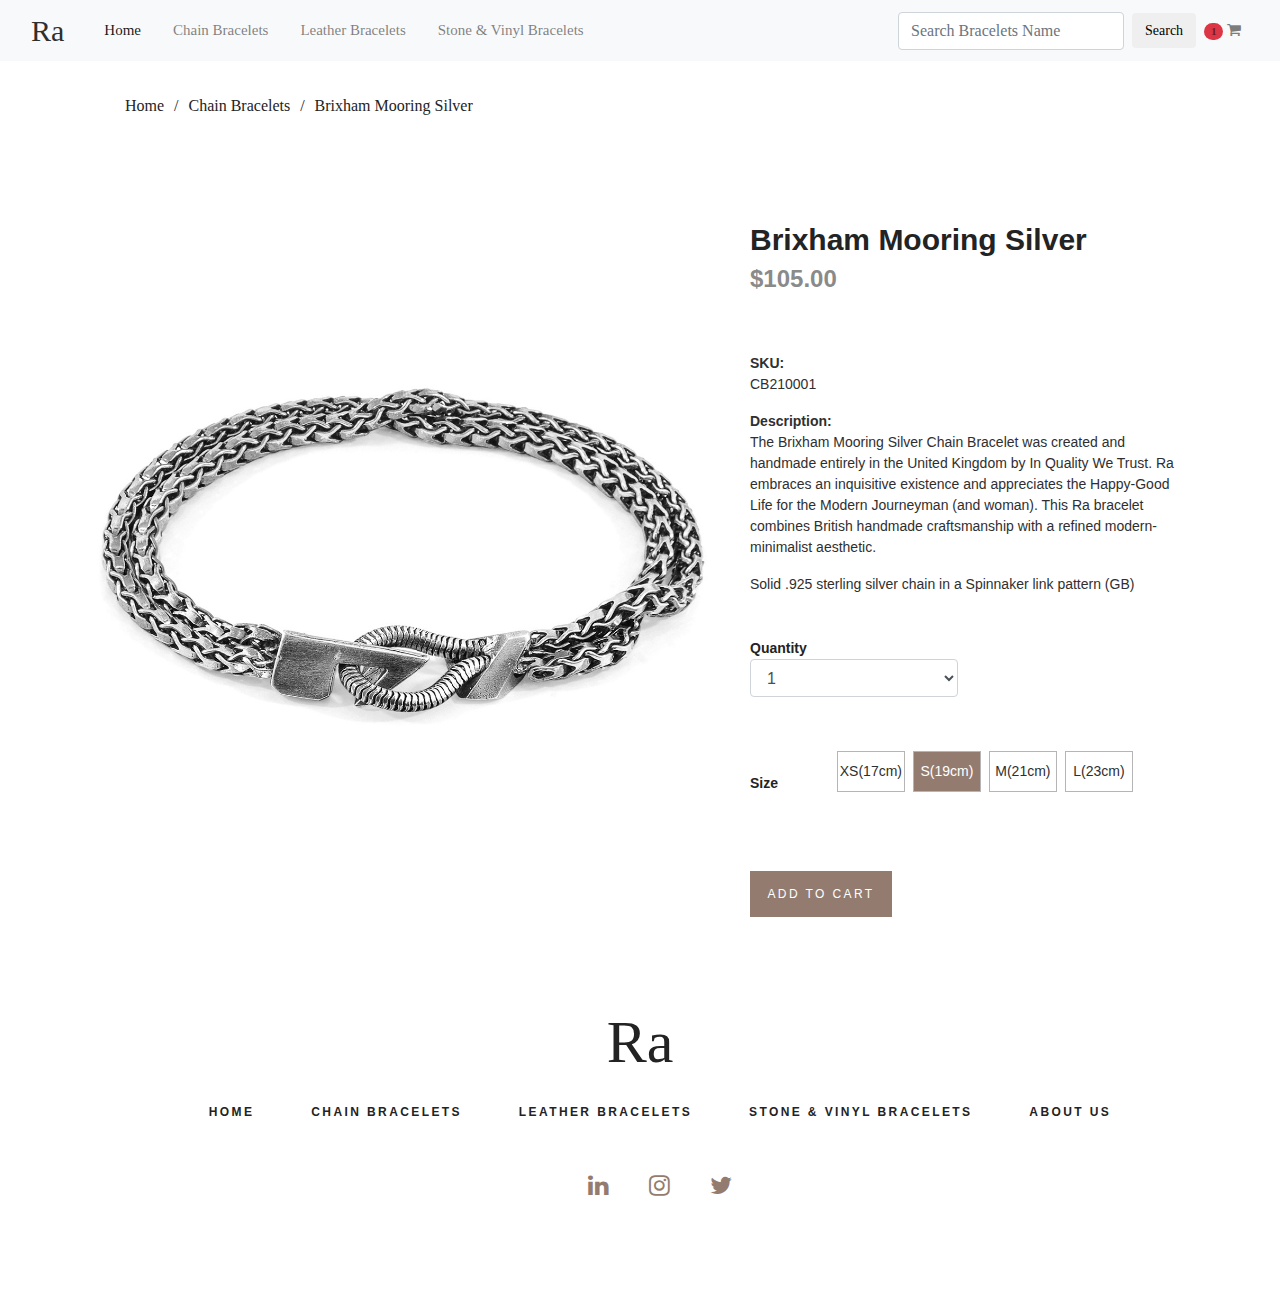
<file: html/product_detail.html>
<!DOCTYPE html>
<html lang="en">

<head>
    <title>Product Details</title>
    <link rel="shortcut icon" href="../img/logo.ico">
    <meta charset="utf-8">
    <meta name="viewport" content="width=device-width, initial-scale=1, shrink-to-fit=no">
    <meta name="description" content="Ra bracelets shop">
    <link href="../plugins/font-awesome-4.7.0/css/font-awesome.min.css" rel="stylesheet" type="text/css">
    <link rel="stylesheet" href="https://cdn.jsdelivr.net/npm/bootstrap@4.0.0/dist/css/bootstrap.min.css"
        integrity="sha384-Gn5384xqQ1aoWXA+058RXPxPg6fy4IWvTNh0E263XmFcJlSAwiGgFAW/dAiS6JXm" crossorigin="anonymous">
    <link rel="stylesheet" type="text/css" href="../styles/home_page.css">
    <link rel="stylesheet" type="text/css" href="../styles/product_detail.css">
</head>

<body data-spy="scroll" data-target=".navbar" data-offset="50">
    <div clss="super_container">
        <!-- Header -->
        <header>
            <nav class="navbar navbar-expand-lg navbar-light bg-light fixed-top main-nav">
                <div class="container-fluid">
                    <a id="logo" href="index.html" data-abc="true">Ra</a>
                    <button class="navbar-toggler" type="button" data-toggle="collapse" data-target="#navbarColor02"
                        aria-controls="navbarColor02" aria-expanded="false" aria-label="Toggle navigation">
                        <span class="navbar-toggler-icon"></span>
                    </button>
                    <div class="collapse navbar-collapse ml-3" id="navbarColor02">
                        <ul class="navbar-nav mr-auto">
                            <li class="nav-item active ml-3"> <a class="nav-link" href="index.html" data-abc="true">Home
                                    <span class="sr-only">(current)</span></a> </li>
                            <li class="nav-item ml-3"> <a class="nav-link" href="sub_category.html"
                                    data-abc="true">Chain Bracelets</a> </li>
                            <li class="nav-item ml-3"> <a class="nav-link" href="sub_category.html"
                                    data-abc="true">Leather
                                    Bracelets</a> </li>
                            <li class="nav-item ml-3"> <a class="nav-link" href="sub_category.html"
                                    data-abc="true">Stone & Vinyl
                                    Bracelets</a> </li>
                        </ul>
                        <form class="form-inline">
                            <input class="form-control mr-sm-2" type="search" placeholder="Search Bracelets Name" aria-label="">
                            <button class="btn my-2 my-sm-0 search_button" type="submit">Search</button>
                        </form>
                        <ul class="navbar-nav">
                            <!-- Badge -->
                            <li class="nav-item">
                                <a class="nav-link" href="cart.html">
                                    <span class="badge badge-pill bg-danger">1</span>
                                    <span>
                                        <i class="fa fa-shopping-cart">
                                        </i>
                                    </span>
                                </a>
                            </li>
                        </ul>
                    </div>
                </div>
            </nav>
        </header>
    </div>

    <!-- Product -->

    <div class="product">
        <div class="container">
            <div class="row">
                <div class="col">
                    <div class="current_page">
                        <ul>
                            <li><a href="index.html">Home</a></li>
                            <li><a href="sub_category.html">Chain Bracelets</a></li>
                            <li>Brixham Mooring Silver</li>
                        </ul>
                    </div>
                </div>
            </div>
            <div class="row product_row">

                <!-- Product Image -->
                <div class="col-lg-7">
                    <div class="product_image">
                        <div class="product_image_large"><img src="../img/ChainBracelets/brixham_mooring_silver.jpg"
                                alt=""></div>
                        <!-- <div class="product_image_thumbnails d-flex flex-row align-items-start justify-content-start">
                            <div class="product_image_thumbnail"
                                style="background-image:url(../img/ChainBracelets/brixham_mooring_silver_2.jpg)"
                                data-image="../img/ChainBracelets/brixham_mooring_silver_2.jpg"></div>
                            <div class="product_image_thumbnail"
                                style="background-image:url(../img/ChainBracelets/brixham_mooring_silver_3.png)"
                                data-image="../img/ChainBracelets/brixham_mooring_silver_3.png"></div>
                        </div> -->
                    </div>
                </div>

                <!-- Product Content -->
                <div class="col-lg-5">
                    <div class="product_content">
                        <div class="product_name" id="product_name">Brixham Mooring Silver</div>
                        <div class="product_price" id="price">$105.00</div>
                        <div class="product_text">
                            <b>SKU: </b>
                            <p id="sku">CB210001</p>
                            <b>Description: </b>
                            <p id="description">The Brixham Mooring Silver Chain Bracelet was created and handmade entirely in 
                                the United Kingdom by In Quality We Trust. Ra embraces an inquisitive existence and appreciates 
                                the Happy-Good Life for the Modern Journeyman (and woman). This Ra bracelet combines British 
                                handmade craftsmanship with a refined modern-minimalist aesthetic.
                            </p>
                            <p id="description">Solid .925 sterling silver chain in a Spinnaker link pattern (GB)</p>
                        </div>
                        <!-- Product Quantity -->
                        <div class="product_quantity_container">
                            <span>Quantity</span>
                            <div class="row">
                                <div class="col-lg-6 col-sm-6 col-xs-6">
                                    <div class="filterBox">
                                        <select class="form-control">
                                            <option value="1">Quantity</option>
                                            <option value="2" selected>1</option>
                                            <option value="3">2</option>
                                            <option value="4">3</option>
                                            <option value="5">4</option>
                                            <option value="6">5</option>
                                            <option value="7">6</option>
                                            <option value="8">7</option>
                                            <option value="9">8</option>
                                        </select>
                                    </div>
                                </div>
                            </div>
                        </div>
                        <!-- Product Size -->
                        <div class="product_size_container">
                            <span>Size</span>
                            <div class="product_size">
                                <ul class="d-flex flex-row align-items-start justify-content-start">
                                    <li>
                                        <input type="radio" id="radio_1" name="product_radio"
                                            class="regular_radio radio_1">
                                        <label for="radio_1">XS(17cm)</label>
                                    </li>
                                    <li>
                                        <input type="radio" id="radio_2" name="product_radio"
                                            class="regular_radio radio_2" checked>
                                        <label for="radio_2">S(19cm)</label>
                                    </li>
                                    <li>
                                        <input type="radio" id="radio_3" name="product_radio"
                                            class="regular_radio radio_3">
                                        <label for="radio_3">M(21cm)</label>
                                    </li>
                                    <li>
                                        <input type="radio" id="radio_4" name="product_radio"
                                            class="regular_radio radio_4">
                                        <label for="radio_4">L(23cm)</label>
                                    </li>
                                </ul>
                            </div>
                            <div class="button cart_button"><a href="#">add to cart</a></div>
                        </div>
                    </div>
                </div>
            </div>

            <!--Footer-->
            <footer class="footer">
                <div class="container">
                    <div class="row">
                        <div class="col text-center">
                            <div class="footer_logo"><a href="index.html">Ra</a></div>
                            <nav class="footer_nav">
                                <ul>
                                    <li><a href="index.html">Home</a></li>
                                    <li><a href="sub_category.html">Chain Bracelets</a></li>
                                    <li><a href="sub_category.html">Leather Bracelets</a></li>
                                    <li><a href="sub_category.html">Stone & Vinyl Bracelets</a></li>
                                    <li><a href="aboutUs.html">About us</a></li>
                                </ul>
                            </nav>
                            <div class="footer_social">
                                <ul>
                                    <li><a href="#"><i class="fa fa-linkedin" aria-hidden="true"></i></a></li>
                                    <li><a href="#"><i class="fa fa-instagram" aria-hidden="true"></i></a></li>
                                    <li><a href="#"><i class="fa fa-twitter" aria-hidden="true"></i></a></li>
                                </ul>
                            </div>
                        </div>
                    </div>
                </div>
            </footer>


            <script src="https://code.jquery.com/jquery-3.3.1.slim.min.js"
                integrity="sha384-q8i/X+965DzO0rT7abK41JStQIAqVgRVzpbzo5smXKp4YfRvH+8abtTE1Pi6jizo"
                crossorigin="anonymous"></script>
            <script src="https://cdnjs.cloudflare.com/ajax/libs/popper.js/1.14.7/umd/popper.min.js"
                integrity="sha384-UO2eT0CpHqdSJQ6hJty5KVphtPhzWj9WO1clHTMGa3JDZwrnQq4sF86dIHNDz0W1"
                crossorigin="anonymous"></script>
            <script src="https://stackpath.bootstrapcdn.com/bootstrap/4.3.1/js/bootstrap.min.js"
                integrity="sha384-JjSmVgyd0p3pXB1rRibZUAYoIIy6OrQ6VrjIEaFf/nJGzIxFDsf4x0xIM+B07jRM"
                crossorigin="anonymous"></script>
</body>
</file>
<file: styles/home_page.css>
/***********
1. Generals
***********/
a {
    text-decoration: none !important;
}
.bg-light-gray{background-color: rgba(111,111,111,0.09)}
body
{
	font-family: 'Open Sans', sans-serif;
	font-size: 14px;
	font-weight: 400;
	background: #FFFFFF;
	color: #2f2f2f;
}
p a:active
{
	position: relative;
	color: #FF6347;
}
p a:hover
{
	color: #FFFFFF;
	background: #ffa07f;
}
h1{font-size: 48px;}
h2{font-size: 36px;}
h3{font-size: 24px;}
h4{font-size: 18px;}
h5{font-size: 14px;}
h1, h2, h3, h4, h5, h6
{
	font-family: 'Open Sans', sans-serif;
	-webkit-font-smoothing: antialiased;
	-webkit-text-shadow: rgba(0,0,0,.01) 0 0 1px;
	text-shadow: rgba(0,0,0,.01) 0 0 1px;
}
.search_button{
	font-size: 14px;
}
.button search_button
{
	width: 142px;
	height: 46px;
	font-size: 14px;
	background: #937c6f;
	text-align: center;
	-webkit-transition: all 200ms ease;
	-moz-transition: all 200ms ease;
	-ms-transition: all 200ms ease;
	-o-transition: all 200ms ease;
	transition: all 200ms ease;
}
.button a search_button
{
	display: block;
	font-size: 14px;
	text-transform: uppercase;
	color: #FFFFFF;
	letter-spacing: 0.2em;
	line-height: 46px;
	-webkit-transition: all 200ms ease;
	-moz-transition: all 200ms ease;
	-ms-transition: all 200ms ease;
	-o-transition: all 200ms ease;
	transition: all 200ms ease;
}
.search_button:hover
{
	background: #e0e3e4;
}
.search_button:hover a
{
	color: #232323;
}
.section_subtitle
{
	font-size: 14px;
	font-weight: 600;
	color: #937c6f;
	text-transform: uppercase;
	letter-spacing: 0.2em;
}
.section_title
{
	font-family: 'Lucida', serif;
	font-size: 60px;
	text-transform: uppercase;
	color: #2f2f2f;
	margin-top: -4px;
}

/*Header*/
#logo
{
	font-family: 'Lucida', serif;
	font-size: 30px;
	color: #2f2f2f;
}
.main-nav
{
    font-family: 'Lucida', serif;
	font-size: 15px;
}

/*Slider*/
.carousel-caption{ bottom:100px}
.media img{ max-width: 120px; height: auto;}

/*Categories*/
.underline{width: 100px; height: 2px; background-color: orangered;}

/***********
2. Slider
***********/

.category
{
	padding-top: 88px;
}
.category_container
{
	margin-top: 75px;
}
.promo_item
{
	width: 100%;
}
.cate_image
{
	width: 100%;
}
.cate_image img
{
	max-width: 100%;
}
.category_link
{
	width: 100%;
	height: 60px;
	background: #2f2f2f;
	text-align: center;
	-webkit-transition: all 200ms ease;
	-moz-transition: all 200ms ease;
	-ms-transition: all 200ms ease;
	-o-transition: all 200ms ease;
	transition: all 200ms ease;
}
.category_link a
{
	display: block;
	font-family: 'Lucida', serif;
	font-size: 18px;
	color: #FFFFFF;
	line-height: 60px;
	-webkit-transition: all 200ms ease;
	-moz-transition: all 200ms ease;
	-ms-transition: all 200ms ease;
	-o-transition: all 200ms ease;
	transition: all 200ms ease;
}
.category_link:hover
{
	background: #222222;
}
.category_link:hover a
{
	color: #937c6f;
}
#btnSlider{
	width: 20%;
	margin-left: 40%;
}
.cate_content
{
	position: absolute;
	top: 10%;
	z-index: 1;
}
.cate_content_2
{
	
	width: 50%;
	text-align: center;
	background: rgba(35, 35, 35, 0.63);
	margin-top: 68%;
}
.cate_title
{
	font-family: 'Lucida', serif;
	font-size: 18px;
	float: center;
	color: #FFFFFF;
	text-transform: none;
	font-weight: 400;
	font-style: italic;
}

.carousel-custom
{
	background-color: #937c6f;
	border-radius: 1em;
}

/***********
3. Category
***********/
.product_info
{
	float: left;
}
.product_name a
{
	font-size: 16px;
	font-weight: 600;
	color: #232323;
	-webkit-transition: all 200ms ease;
	-moz-transition: all 200ms ease;
	-ms-transition: all 200ms ease;
	-o-transition: all 200ms ease;
	transition: all 200ms ease;
}
.product_name a:hover
{
	color: #937c6f;
}
.product_price
{
	font-size: 16px;
	font-weight: 600;
	color: #8a8a8a;
	margin-top: 0px;
}
.product_options
{
	float: right;
	transform: translateY(11px);
}
.product_option
{
	width: 37px;
	height: 37px;
	cursor: pointer;
}
.product_buy
{
	display: inline-block;
	background: #937c6f;
	vertical-align: middle;
	/* margin-right: 4px; */
	-webkit-transition: all 200ms ease;
	-moz-transition: all 200ms ease;
	-ms-transition: all 200ms ease;
	-o-transition: all 200ms ease;
	transition: all 200ms ease;
}
.product_buy img
{
	position: absolute;
	top: 50%;
	left: 48%;
	-webkit-transform: translate(-50%, -50%);
	-moz-transform: translate(-50%, -50%);
	-ms-transform: translate(-50%, -50%);
	-o-transform: translate(-50%, -50%);
	transform: translate(-50%, -50%);
	width: 23px;
	height: 23px;
}
.product_buy:hover
{
	background: #2f2f2f;
}

/*Product shopping cart*/
.product-action {
	bottom: 0;
	position: absolute;
	right: 0;
	text-align: center;
	transition: all 0.6s ease 0s
}

.product-action-style {
	background-color: #937c6f;
	box-shadow: 0 0 8px 1.7px rgba(0, 0, 0, 0.06);
	display: inline-block;
	padding: 10px 2px 8px;
}

.product-action-style>a {
	color: #FFFFFF;
	line-height: 1;
	padding: 0 10px;
	position: relative;
	width: 38px;
	height: 40px;
}

.product-action-style>a.action-plus {
	font-size: 18px
}

.action-cart a:hover {
	color: #232323;
}
.product_buy a:hover {
	color: white;
}

.category_title
{
	font-family: 'Lucida', serif;
	font-size: 28px;
	color: #232323;
	-webkit-transition: all 200ms ease;
	-moz-transition: all 200ms ease;
	-ms-transition: all 200ms ease;
	-o-transition: all 200ms ease;
	transition: all 200ms ease;
}


/***********
4. Footer
***********/

.footer
{
	padding-top: 80px;
}
.footer_logo a
{
	text-decoration: none!;
	font-family: 'Lucida', serif;
	font-size: 60px;
	color: #232323;
}
.footer_logo a:hover
{
	color: #937c6f;
}
.footer_nav
{
	margin-top: 14px;
}
.footer_nav ul li
{
	display: inline-block;
	margin-right: 53px;
}
.footer_nav ul li:last-child
{
	margin-right: 0;
}
.footer_nav ul li a
{
	font-size: 12px;
	text-transform: uppercase;
	color: #232323;
	font-weight: 600;
	letter-spacing: 0.2em;
	-webkit-transition: all 200ms ease;
	-moz-transition: all 200ms ease;
	-ms-transition: all 200ms ease;
	-o-transition: all 200ms ease;
	transition: all 200ms ease;
}
.footer_nav ul li a:hover
{
	color: #937c6f;
}
.footer_social
{
	margin-top: 51px;
}
.footer_social ul li
{
	display: inline-block;
	margin-right: 36px;
}
.footer_social ul li:last-child
{
	margin-right: 0;
}
.footer_social ul li a i
{
	font-size: 24px;
	color: #937c6f;
	-webkit-transition: all 200ms ease;
	-moz-transition: all 200ms ease;
	-ms-transition: all 200ms ease;
	-o-transition: all 200ms ease;
	transition: all 200ms ease;
}
.footer_social ul li a i:hover
{
	color: #e0e3e4;
}
/* .copyright
{
	margin-top: 56px;
	padding-bottom: 13px;
	font-family: 'Lucida', serif;
	font-size: 12px;
	color: #232323;
} */
</file>
<file: styles/cart.css>
.table-responsive{
    font-family: 'Lucida', serif;
}
.table-header{
    background-color: #937c6f;
    font-family: 'Lucida', serif;
	font-size: 14px;
	font-weight: 400;
}
.button{
    background: #222222;
    color: white;
}
#minus-quantity{
    width: 14px;
    height: 30px;
}
#plus-quantity{
    width: 14px;
    height: 30px;
}
.button_custom{
    width: 142px;
    background: #222222;
	height: 46px;
	font-size: 14px;
	text-align: center;
	-webkit-transition: all 200ms ease;
	-moz-transition: all 200ms ease;
	-ms-transition: all 200ms ease;
	-o-transition: all 200ms ease;
	transition: all 200ms ease;
}

.button_custom a{
    text-decoration: none!;
    background: #222222;
    color: white;
}

.button:hover
{
	color: #937c6f;
    background: #222222;
}

#customerForm{
    width: 100%;
}

.button_custom{
    background: #222222;;
    width: 100%;
}

.button_custom:hover
{
	color: #937c6f;
    background: #222222;
}
.button_custom a:hover{
    color: #937c6f;
    background: #222222;
}
</file>
<file: styles/sub_category.css>
.sub_category {
	padding-top: 94px;
	padding-bottom: 98px;
	background: #FFFFFF;
}

/*Main*/
body {
	vertical-align: middle;
}

/*********************************
1.1 Current Page
*********************************/
.current_page ul li {
	display: inline-block;
	position: relative;
	font-family: 'Lucida', serif;
	font-size: 16px;
	color: #232323;
}

.current_page ul li::after {
	display: inline-block;
	content: '/';
	margin-left: 10px;
	margin-right: 6px;
}

.current_page ul li:last-child::after {
	display: none;
}

.current_page ul li a {
	font-family: 'Lucida', serif;
	font-size: 16px;
	color: #232323;
	-webkit-transition: all 200ms ease;
	-moz-transition: all 200ms ease;
	-ms-transition: all 200ms ease;
	-o-transition: all 200ms ease;
	transition: all 200ms ease;
}

.current_page ul li a:hover {
	color: #937c6f;
}

.mt-100 {
	margin-top: 100px
}

.product-wrapper,
.product-img {
	overflow: hidden;
	position: relative;
}

.mb-45 {
	margin-bottom: 45px
}


.product-wrapper {
	border-radius: 10px
}

.product-img>span {
	background-color: #fff;
	box-shadow: 0 0 8px 1.7px rgba(0, 0, 0, 0.06);
	color: #333;
	display: inline-block;
	font-size: 12px;
	font-weight: 500;
	left: 20px;
	letter-spacing: 1px;
	padding: 3px 12px;
	position: absolute;
	text-align: center;
	text-transform: uppercase;
	top: 20px
}

.product-action {
	position: absolute;
	right: 0;
	text-align: center;
	transition: all 0.6s ease 0s
}

.product-action-style {
	background-color: #937c6f;
	box-shadow: 0 0 8px 1.7px rgba(0, 0, 0, 0.06);
	display: inline-block;
	padding: 10px 2px 8px;
}

.product-action-style>a {
	color: #FFFFFF;
	line-height: 1;
	padding: 0 10px;
	position: relative;
	width: 38px;
	height: 40px;
}

.product-action-style>a.action-plus {
	font-size: 18px
}

.action-cart a:hover {
	color: #232323;
}
</file>
<file: styles/product_detail.css>
ul {
    list-style-type: none;
  }
/*********************************
1. Product
*********************************/

.product
{
	padding-top: 94px;
	padding-bottom: 98px;
	background: #FFFFFF;
}

/*********************************
1.1 Current Page
*********************************/

.current_page ul li
{
	display: inline-block;
	position: relative;
	font-family: 'Lucida', serif;
	font-size: 16px;
	color: #232323;
}
.current_page ul li::after
{
	display: inline-block;
	content: '/';
	margin-left: 10px;
	margin-right: 6px;
}
.current_page ul li:last-child::after
{
	display: none;
}
.current_page ul li a
{
	font-family: 'Lucida', serif;
	font-size: 16px;
	color: #232323;
	-webkit-transition: all 200ms ease;
	-moz-transition: all 200ms ease;
	-ms-transition: all 200ms ease;
	-o-transition: all 200ms ease;
	transition: all 200ms ease;
}
.current_page ul li a:hover
{
	color: #937c6f;
}

/*********************************
1.2 Product Image
*********************************/

.product_row
{
	margin-top: 95px;
}
.product_image_large
{
	width: 100%;
}
.product_image_large img
{
	max-width: 100%;
}
.product_image_thumbnails
{
	margin-top: 28px;
}
.product_image_thumbnail
{
	width: 166px;
	height: 166px;
	background-repeat: no-repeat;
	background-size: cover;
	background-position: center center;
	margin-right: 30px;
	cursor: pointer;
}
.product_image_thumbnail:last-child
{
	margin-right: 0;
}

/*********************************
1.3 Product Content
*********************************/

.product_name
{
	font-size: 30px;
	font-weight: 600;
	color: #232323;
	line-height: 0.75;
}
.product_price
{
	font-size: 24px;
	font-weight: 600;
	margin-top: 9px;
	color: #8a8a8a;
}

/* .in_stock_container
{
	margin-top: 27px;
}
.in_stock
{
	display: inline-block;
	position: relative;
	background: #e0e3e4;
	width: 15px;
	height: 15px;
}
.in_stock.in_stock_true::after
{
	display: block;
	position: absolute;
	top: 50%;
	left: 50%;
	-webkit-transform: translate(-50%, -50%);
	-moz-transform: translate(-50%, -50%);
	-ms-transform: translate(-50%, -50%);
	-o-transform: translate(-50%, -50%);
	transform: translate(-50%, -50%);
	content: url(../images/checked.png);
}
.in_stock_container span
{
	font-size: 14px;
	color: #232323;
	margin-left: 7px;
} */
.product_text
{
	margin-top: 56px;
}
.product_text p:last-of-type
{
	margin-bottom: 0;
}
.product_quantity_container
{
	margin-top: 43px;
}
.product_quantity_container span
{
	display: inline-block;
	font-size: 14px;
	font-weight: 600;
	color: #232323;
	vertical-align: middle;
}
/* .product_quantity
{
	display: inline-block;
	width: 122px;
	height: 41px;
	border: solid 1px #b5b5b5;
	overflow: hidden;
	padding-left: 11px;
	vertical-align: middle;
	margin-left: 14px;
}
.product_quantity input
{
	display: block;
	width: 30px;
	height: 41px;
	border: none;
	outline: none;
	font-size: 14px;
	font-weight: 400;
	color: #232323;
	text-align: left;
	padding-left: 9px;
	line-height: 39px;
	float: left;
}
.quantity_buttons
{
	position: absolute;
	top: 0;
	right: 7px;
	height: 100%;
	width: 29px;
}
.quantity_inc, 
.quantity_dec
{
	display: -webkit-box;
	display: -moz-box;
	display: -ms-flexbox;
	display: -webkit-flex;
	display: flex;
	flex-direction: column;
	align-items: center;
	width: 100%;
	height: 50%;
	cursor: pointer;
}
.quantity_control i
{
	font-size: 16px;
	color: #232323;
	pointer-events: none;
}
.quantity_control:active
{
	border: solid 1px rgba(14, 140, 228, 0.2);
}
.quantity_inc
{
	padding-bottom: 0px;
	justify-content: flex-end;
}
.quantity_inc i
{
	-webkit-transform: translateY(3px);
	-moz-transform: translateY(3px);
	-ms-transform: translateY(3px);
	-o-transform: translateY(3px);
	transform: translateY(3px);
}
.quantity_dec
{
	padding-top: 0px;
	justify-content: flex-start;
}
.quantity_dec i
{
	-webkit-transform: translateY(-3px);
	-moz-transform: translateY(-3px);
	-ms-transform: translateY(-3px);
	-o-transform: translateY(-3px);
	transform: translateY(-3px);
} */
.product_size_container
{
	margin-top: 54px;
}
.product_size
{
	display: inline-block;
	vertical-align: middle;
}
.product_size_container span
{
	display: inline-block;
	vertical-align: middle;
	margin-right: 15px;
	font-size: 14px;
	font-weight: 600;
	color: #232323;
}
.regular_radio
{
	display: none;
}
.regular_radio:checked + label
{
	background: #937c6f;
	color: #FFFFFF;
}
.regular_radio + label
{
	display: -webkit-box;
	display: -moz-box;
	display: -ms-flexbox;
	display: -webkit-flex;
	display: flex;
	flex-direction: column;
	justify-content: center;
	align-items: center;
	-webkit-appearance: none;
	-moz-appearance: none;
	-ms-appearance: none;
	-o-appearance: none;
	appearance: none;
	width: 68px;
	height: 41px;
	background: #FFFFFF;
	border: solid 1px #b5b5b5;
	cursor: pointer;
	margin-right: 8px;
}
.cart_button
{
	margin-top: 55px;
}
.button
{
	width: 142px;
	height: 46px;
	background: #937c6f;
	text-align: center;
	-webkit-transition: all 200ms ease;
	-moz-transition: all 200ms ease;
	-ms-transition: all 200ms ease;
	-o-transition: all 200ms ease;
	transition: all 200ms ease;
}
.button a
{
	display: block;
	font-size: 12px;
	text-transform: uppercase;
	color: #FFFFFF;
	letter-spacing: 0.2em;
	line-height: 46px;
	-webkit-transition: all 200ms ease;
	-moz-transition: all 200ms ease;
	-ms-transition: all 200ms ease;
	-o-transition: all 200ms ease;
	transition: all 200ms ease;
}
.button:hover
{
	background: #e0e3e4;
}
.button:hover a
{
	color: #232323;
}
</file>
